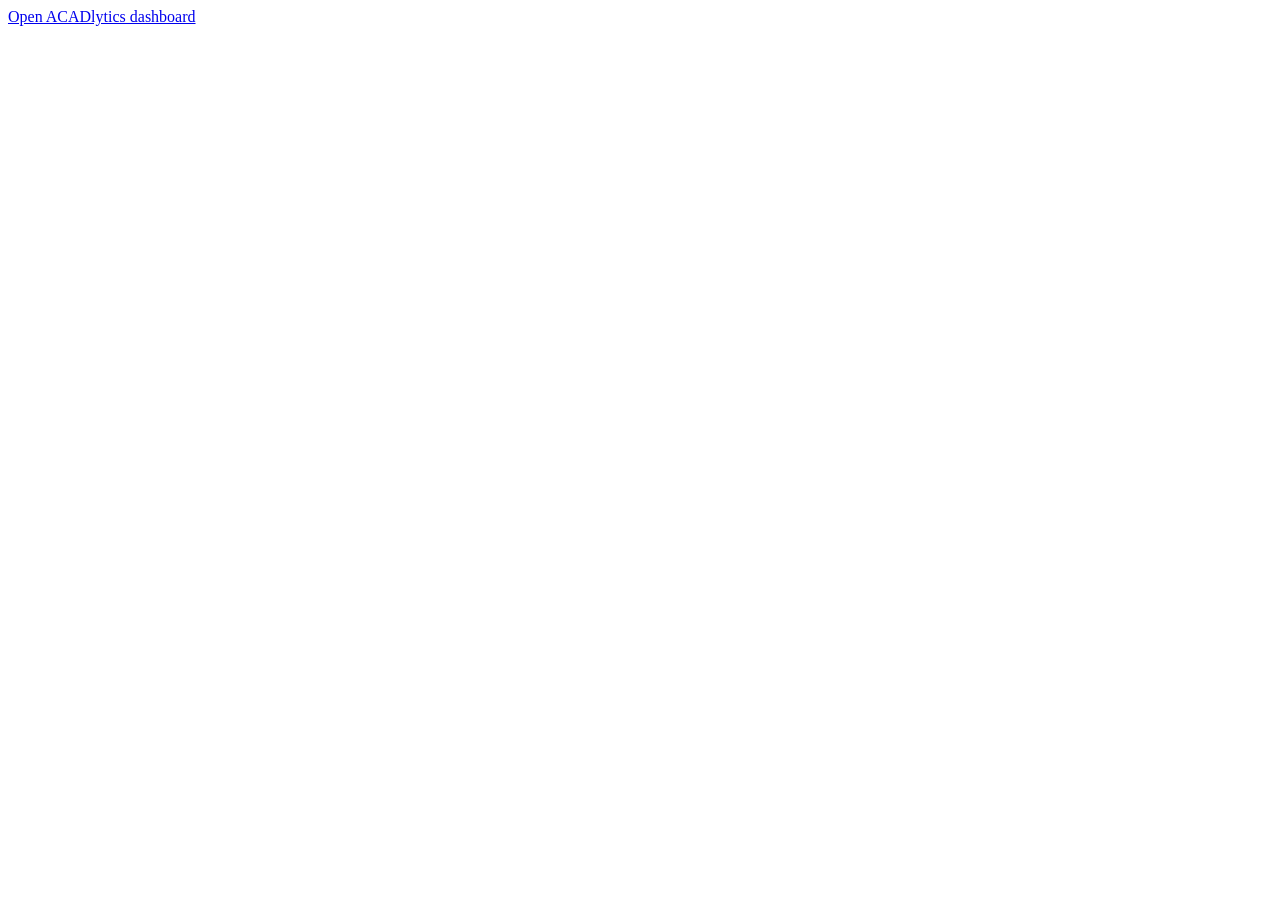
<file: index.html>
<!DOCTYPE html>
<html lang="en">
<head>
  <meta charset="UTF-8">
  <meta name="viewport" content="width=device-width, initial-scale=1.0">
  <meta name="description" content="Faculty-focused academic analytics for ACADlytics.">
  <title>ACADlytics · Faculty dashboard</title>
  <link rel="icon" type="image/png" href="assets/acadlytics-faculty-logo.png">
</head>
<body>
  <a href="dashboard.html">Open ACADlytics dashboard</a>
</body>
</html>
</file>
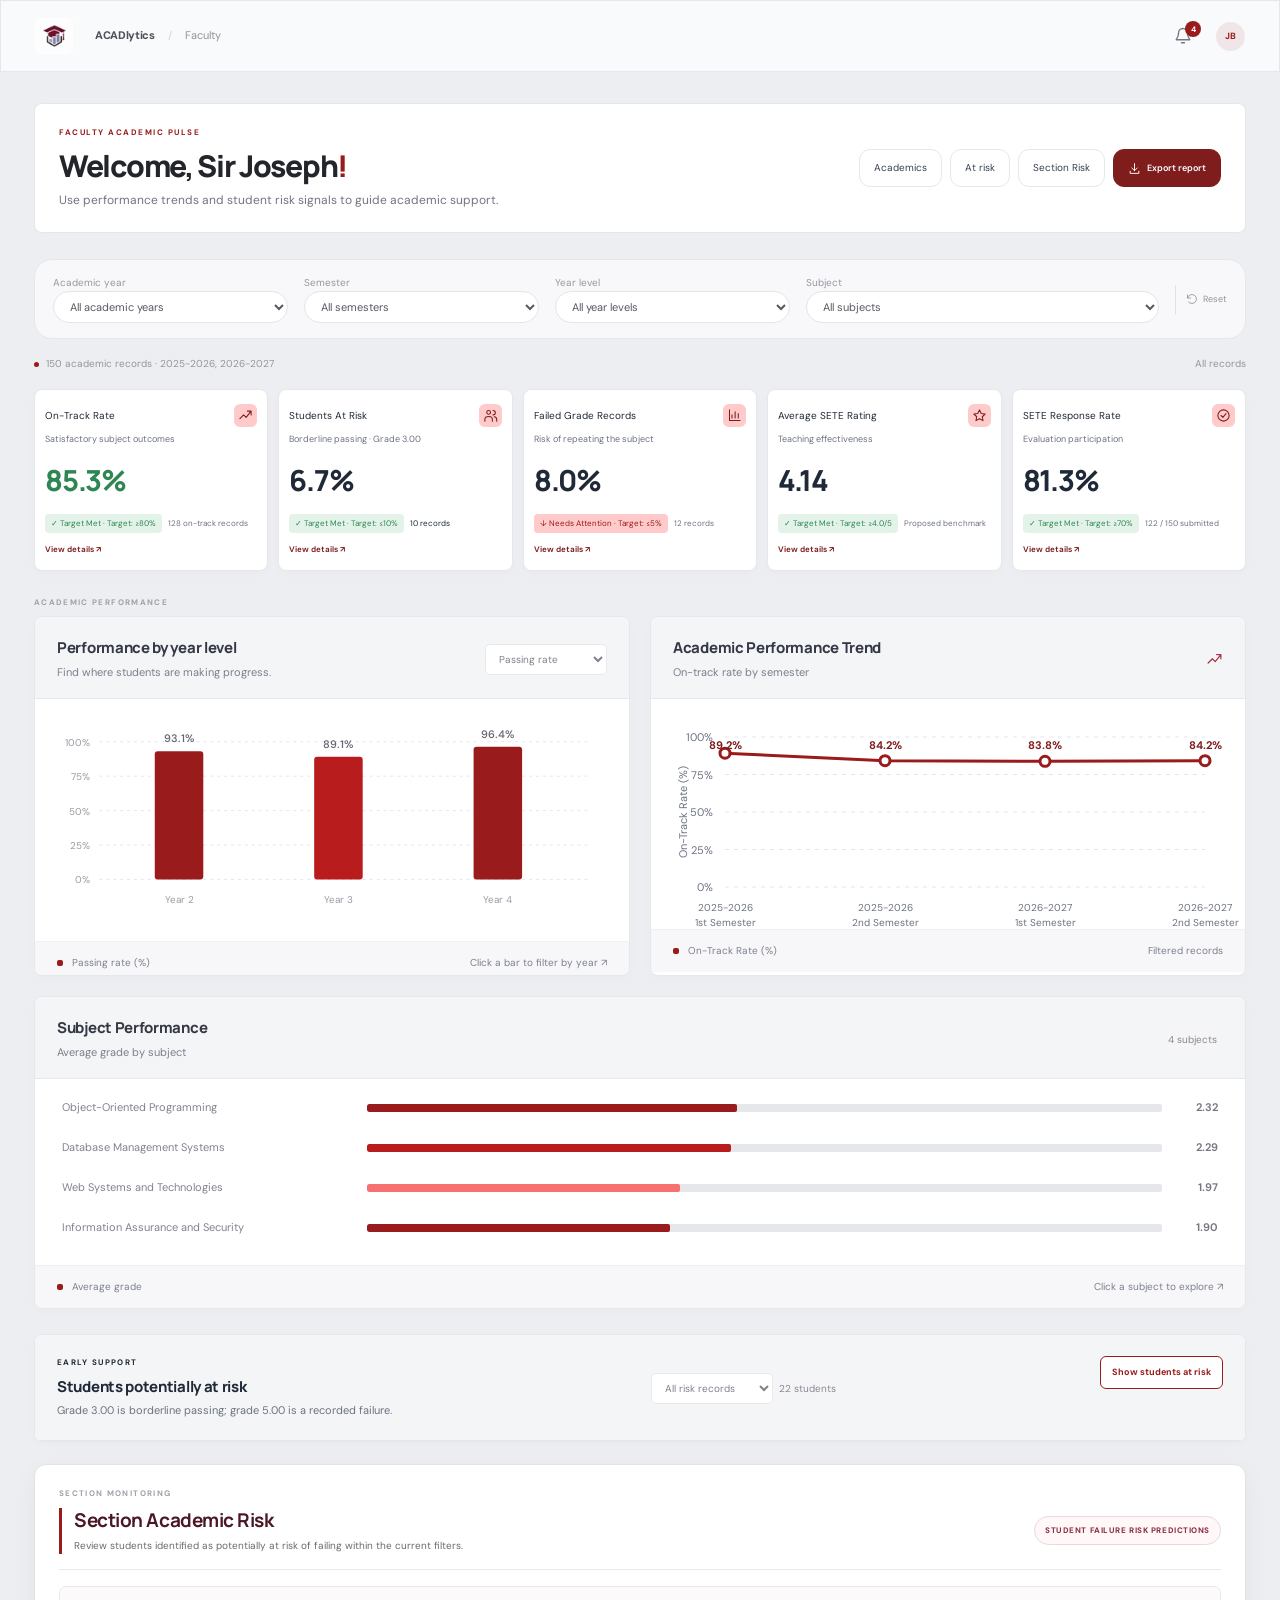
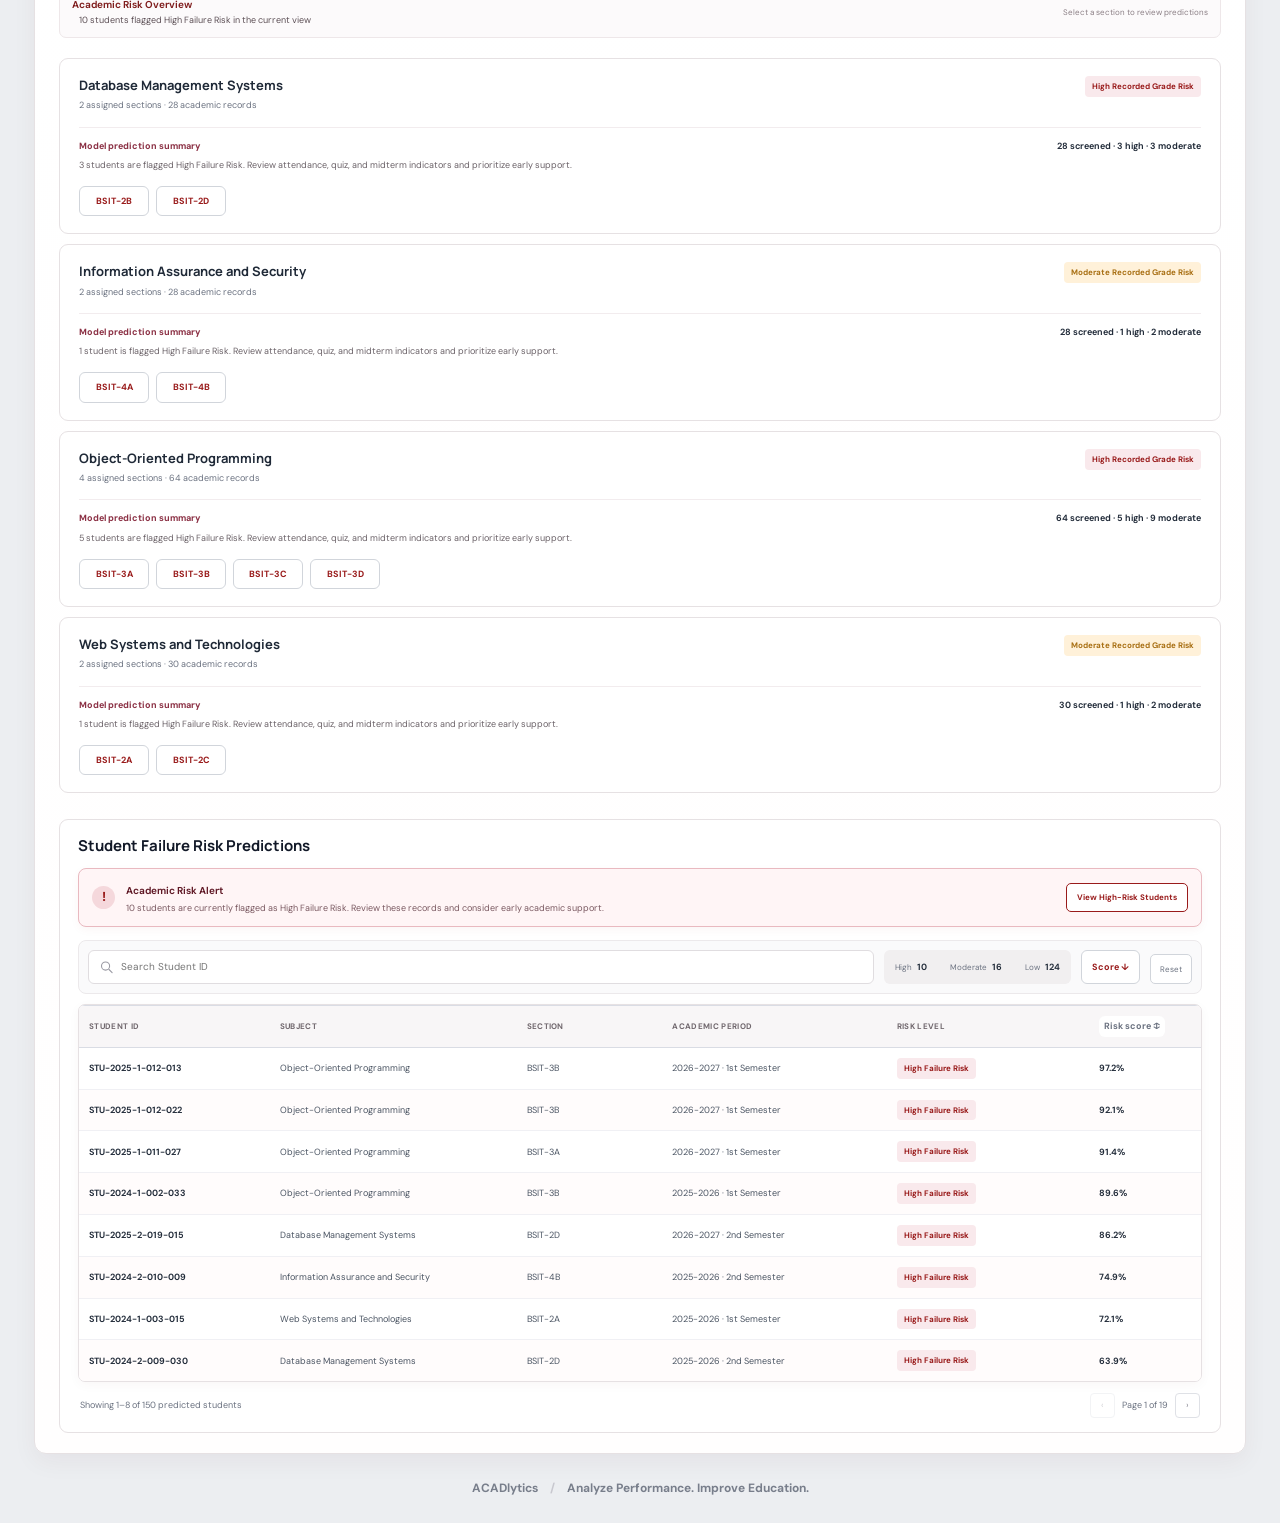
<file: dashboard.html>
<!DOCTYPE html>
<html lang="en">
<head>
  <meta charset="UTF-8"><meta name="viewport" content="width=device-width, initial-scale=1.0">
  <link rel="icon" type="image/png" href="assets/acadlytics-faculty-logo.png">
  <meta name="description" content="Faculty-focused academic analytics for ACADlytics."><title>ACADlytics · Faculty dashboard</title>
  <link rel="stylesheet" href="style.css?v=44"><script src="script.js?v=48" defer></script>
</head>
<body data-page="dashboard">
  <a class="skip-link" href="#mainContent">Skip to content</a>
  <div class="app-layout single-page-layout"><div class="app-main">
    <header class="app-topbar"><div class="breadcrumb"><span class="brand-mark logo-image"><img src="assets/acadlytics-faculty-logo.png" alt="" /></span><strong>ACADlytics</strong><span class="breadcrumb-slash">/</span><span>Faculty</span></div><div class="topbar-right"><span class="avatar avatar-small">JB</span></div></header>
    <main class="dashboard-content" id="mainContent">
      <div class="page-heading"><div><div class="eyebrow">FACULTY ACADEMIC PULSE</div><h1 id="pageTitle">Welcome, Sir Joseph<span class="brand-dot">!</span></h1><p id="pageSubtitle">Use performance trends and student risk signals to guide academic support.</p></div><nav class="dashboard-jump" aria-label="Dashboard sections"><a href="#academics">Academics</a><a href="#risk">At risk</a><a href="#sectionRisk">Section Risk</a></nav></div>
      <div id="statusMessage" class="status-message" role="status" hidden></div>
      <section class="filter-panel" aria-label="Analytics filters"><div class="filter-caption"><span data-icon="filter"></span><strong>Filters</strong></div><label>Academic year<select id="academicYearFilter"><option value="all">All academic years</option></select></label><label>Semester<select id="semesterFilter"><option value="all">All semesters</option></select></label><label>Year level<select id="yearFilter"><option value="all">All year levels</option></select></label><label class="subject-filter">Subject<select id="subjectFilter"><option value="all">All subjects</option></select></label><button class="reset-button" id="resetFilters" title="Reset all filters"><span data-icon="reset"></span><span>Reset</span></button></section>
      <div class="context-line"><span><span class="live-dot"></span><span id="contextText">Loading dataset…</span></span><span id="filterSummary">All records</span></div>
      <section class="metric-grid" aria-label="Summary statistics">
        <article class="metric-card jump-card" data-target="academics" tabindex="0"><div class="metric-top"><span>Total students</span><span class="metric-icon" data-icon="people"></span></div><strong id="totalStudents">—</strong><div class="metric-foot"><span class="neutral-tag" id="subjectCount">— subjects</span><span>Target: maintain coverage</span></div></article>
        <article class="metric-card jump-card" data-target="academics" tabindex="0"><div class="metric-top"><span>Passing rate</span><span class="metric-icon" data-icon="trend"></span></div><strong id="passingRate">—</strong><div class="metric-foot"><span class="status-tag" id="passingTargetStatus">Target: 80%</span><span id="passedCount">— passed</span></div></article>
        <article class="metric-card jump-card" data-target="academics" tabindex="0"><div class="metric-top"><span>Average grade</span><span class="metric-icon" data-icon="chart"></span></div><strong id="averageGrade">—</strong><div class="metric-foot"><span class="status-tag" id="averageTargetStatus">Target: ≤ 3.00</span><span>Lower is better</span></div></article>
        <article class="metric-card jump-card" data-target="risk" tabindex="0"><div class="metric-top"><span>Students at risk</span><span class="metric-icon" data-icon="people"></span></div><strong id="riskCount">—</strong><div class="metric-foot"><span class="status-tag" id="riskTargetStatus">Target: reduce risk</span><span>Based on current grades</span></div></article>
        <article class="metric-card jump-card" data-target="teaching" tabindex="0"><div class="metric-top"><span>SETE rating</span><span class="metric-icon" data-icon="star"></span></div><strong id="seteAverage">—</strong><div class="metric-foot"><span class="status-tag" id="seteTargetStatus">Target: ≥ 4.00 / 5</span><span>Submitted evaluations</span></div></article>
        <article class="metric-card jump-card" data-target="teaching" tabindex="0"><div class="metric-top"><span>SETE response rate</span><span class="metric-icon" data-icon="check-circle"></span></div><strong id="responseRate">—</strong><div class="metric-foot"><span class="status-tag" id="responseTargetStatus">Target: 70%</span><span id="responseCount">— submitted</span></div></article>
      </section>
      <section id="academics" class="section-anchor"><div class="section-kicker">ACADEMIC PERFORMANCE</div><div class="analytics-grid">
        <section class="panel passing-panel"><div class="panel-heading"><div><h2>Performance by year level</h2><p>Find where students are making progress.</p></div><select id="yearChartMetric" class="compact-select" aria-label="Year level chart metric"><option value="passing">Passing rate</option><option value="average">Average grade</option></select></div><div id="passingChart" class="chart-area" aria-live="polite"></div><div class="panel-footer"><span><i class="legend-dot red"></i><span id="yearChartLegend">Passing rate (%)</span></span><span>Click a bar to filter by year ↗</span></div></section>
      </div></section>
      <section id="risk" class="panel risk-panel section-anchor"><div class="panel-heading"><div><div class="section-kicker">EARLY SUPPORT</div><h2>Students potentially at risk</h2><p>Risk uses current grade data: failed records are high risk; grades above 2.50 are moderate risk.</p></div><span class="neutral-tag" id="riskBadge">— students</span></div><div class="table-wrapper"><table class="risk-table"><thead><tr><th>Student ID</th><th>Subject</th><th>Current grade</th><th>Risk level</th><th>Predicted outcome</th></tr></thead><tbody id="riskTable"></tbody></table></div></section>
      <section id="records" class="panel records-panel section-anchor"><div class="panel-heading records-heading"><div><div class="section-kicker">RECORDS</div><h2>Student academic records <span class="count-badge" id="recordBadge">0</span></h2><p>Student IDs remain unchanged while sorting and filtering.</p></div><div class="record-tools"><label class="search-field"><span data-icon="search"></span><input id="searchStudent" type="search" placeholder="Search student, subject, faculty…" aria-label="Search student records"></label><select id="statusFilter" class="compact-select" aria-label="Filter records by status"><option value="all">All statuses</option><option value="Passed">Passed</option><option value="Failed">Failed</option></select></div></div><div id="gradeSelection" class="grade-selection" hidden><span id="gradeSelectionText"></span><button id="clearGradeSelection" type="button">Clear selection ×</button></div><div class="table-wrapper"><table class="student-table"><thead><tr><th><button data-sort="Student_ID">Student ID <span>↕</span></button></th><th><button data-sort="Year_Level">Year level <span>↕</span></button></th><th><button data-sort="Subject_Name">Subject <span>↕</span></button></th><th><button data-sort="Final_Grade">Final grade <span>↕</span></button></th><th><button data-sort="Grade_Status">Status <span>↕</span></button></th><th>Faculty</th><th>SETE rating</th></tr></thead><tbody id="studentTable"></tbody></table></div><div class="table-pagination"><span id="paginationInfo">No records loaded</span><div><button id="previousPage" class="pagination-button" aria-label="Previous page"><span data-icon="chevron-left"></span></button><span id="pageInfo">Page 1 of 1</span><button id="nextPage" class="pagination-button" aria-label="Next page"><span data-icon="chevron-right"></span></button></div></div></section>
      <footer class="dashboard-footer"><span>ACADlytics <span class="footer-dot">/</span> Analyze Performance. Improve Education.</span></footer>
    </main>
  </div></div>
<div id="chartTooltip" class="chart-tooltip" role="tooltip" hidden></div></body>
</html>
</file>
<file: style.css>
@import url('https://fonts.googleapis.com/css2?family=DM+Sans:wght@400;450;500;550;600;650;700&family=Manrope:wght@400;500;600;650;700;750;800&display=swap');

:root{--red:#b92535;--red-dark:#991b2b;--red-pale:#fbf0f1;--ink:#24252b;--muted:#85858e;--border:#e9e9ed;--surface:#f6f6f8;--white:#fff;--heading:'Manrope','Segoe UI',sans-serif;--body:'DM Sans','Segoe UI',sans-serif}
*{box-sizing:border-box}html{scroll-behavior:smooth;scroll-padding-top:30px}body{margin:0;color:var(--ink);font:14px/1.6 var(--body);background:#fff}button,input,select{font:inherit}button,a,input,select{-webkit-tap-highlight-color:transparent}button,a{touch-action:manipulation}button{cursor:pointer;color:inherit;border:0}a{color:inherit;text-decoration:none}svg.icon{width:20px;height:20px;display:block;flex-shrink:0;stroke:currentColor;fill:none;stroke-width:1.7;stroke-linecap:round;stroke-linejoin:round}[data-icon]{display:inline-flex;align-items:center;justify-content:center;flex-shrink:0}button:focus-visible,a:focus-visible,select:focus-visible,input:focus-visible{outline:3px solid #d85b69;outline-offset:4px}button:disabled{cursor:default;opacity:.38}[hidden]{display:none!important}h1,h2,h3,p{margin:0}h1,h2,h3{font-family:var(--heading);line-height:1.35}select{cursor:pointer}strong{font-weight:650}.shell{max-width:1240px;margin:0 auto;padding-left:44px;padding-right:44px}.brand{font-family:var(--heading);font-size:21px;font-weight:800;letter-spacing:-.8px;display:inline-flex;align-items:center;white-space:nowrap;line-height:1}.brand-mark{margin-right:9px;color:var(--red)}.brand-mark .icon{width:30px;height:30px;stroke-width:2.5}.brand-dot{color:var(--red)}.button{display:inline-flex;align-items:center;justify-content:center;gap:13px;background:var(--red);color:#fff;border:1px solid var(--red);border-radius:7px;padding:13px 21px;font-size:13px;font-weight:600;transition:background .2s,transform .2s;white-space:nowrap}.button:hover{background:var(--red-dark);transform:translateY(-1px)}.button .icon{width:17px;height:17px}.button-small{padding:10px 16px}.button-secondary{background:#fff;border-color:#dedee4;color:#51515a}.button-secondary:hover{background:#f5f5f7}.text-link{background:transparent;display:inline-flex;align-items:center;gap:12px;font-size:13px;font-weight:600;padding:0}.text-link:hover{color:var(--red)}.text-link .icon{width:16px;height:16px}.eyebrow{font-size:10px;font-weight:700;letter-spacing:1.9px;display:flex;align-items:center;gap:10px;color:var(--red)}.red-line{width:24px;height:2px;background:var(--red)}.muted{color:var(--muted)}
/* Landing page */
.site-header{height:100px;display:flex;align-items:center;justify-content:space-between}.site-nav{display:flex;align-items:center;gap:34px;font-size:13px;color:#666670}.site-nav>a:hover{color:var(--red)}.site-nav>.button:hover{color:#fff}.hero{display:grid;grid-template-columns:1.05fr 1fr;gap:30px;padding-top:73px;padding-bottom:100px;align-items:center}.hero h1{font-size:clamp(48px,4.9vw,66px);line-height:1.12;letter-spacing:-3px;font-weight:800;margin:24px 0}.hero h1>span{color:var(--red)}.hero-copy>p{max-width:420px;color:#73737e;font-size:15px;line-height:1.9}.hero-actions{display:flex;align-items:center;gap:23px;margin-top:30px}.hero-actions .text-link{font-size:12px;color:#666670}.hero-note{display:flex;align-items:center;gap:7px;font-size:11px;color:#8a8a93;margin-top:23px}.hero-note .icon{width:14px;height:14px}.hero-visual{position:relative;min-width:0;padding:30px 0 20px}.visual-grid{position:absolute;inset:-30px -25px;background-image:radial-gradient(#dddddf 1px,transparent 1px);background-size:17px 17px;mask-image:radial-gradient(ellipse,#000 30%,transparent 72%)}.preview-window{position:relative;background:white;border:1px solid #e4e4e9;border-radius:12px;box-shadow:0 25px 65px #29293012;transform:rotate(-2deg)}.preview-top{height:40px;background:#fafafa;border-bottom:1px solid var(--border);border-radius:12px 12px 0 0;display:flex;align-items:center;justify-content:space-between;padding:0 17px;font-size:8px;letter-spacing:1.2px;color:#91919a}.window-dots{display:flex;gap:5px}.window-dots i{height:6px;width:6px;border-radius:50%;background:#dcdce1}.window-dots i:first-child{background:#bc3945}.preview-top .icon{width:15px}.preview-body{padding:26px}.preview-title{display:flex;align-items:center;justify-content:space-between;gap:10px}.overline{font-size:7px;letter-spacing:1px;color:#96969e}.preview-title h2{font-size:19px;letter-spacing:-.6px;margin-top:3px}.live-badge{font-size:7px;white-space:nowrap;color:#7c7c84;background:#f7f7f8;border:1px solid #ededf0;border-radius:20px;padding:4px 7px;display:flex;align-items:center;gap:4px}.live-badge i{width:4px;height:4px;background:var(--red);border-radius:50%}.preview-kpis{display:grid;grid-template-columns:1fr 1fr;gap:12px;margin:23px 0}.preview-kpis>div{padding:14px 17px;border:1px solid var(--border);border-radius:7px}.preview-kpis span{display:block;font-size:10px;color:#81818c}.preview-kpis strong{display:block;font-family:var(--heading);font-size:29px;letter-spacing:-1px;line-height:1.6}.preview-kpis small{font-size:8px;color:#92929b}.preview-kpis>div:last-child strong{color:var(--red)}.preview-chart-heading{display:flex;justify-content:space-between;font-size:9px;margin-bottom:15px}.preview-chart-heading>span{font-size:8px;color:#95959e}.preview-bars{height:135px;display:flex;align-items:end;gap:28px;justify-content:center;border-bottom:1px solid var(--border);background:repeating-linear-gradient(to top,transparent 0,transparent 43px,#f0f0f3 44px,#f0f0f3 45px);padding:0 25px}.mini-bar{background:linear-gradient(0deg,var(--red),#d05a65);width:47px;position:relative;border-radius:3px 3px 0 0;min-height:1px}.mini-bar:nth-child(even){background:#e7c1c5}.mini-bar small{position:absolute;bottom:-23px;font-size:8px;width:100%;text-align:center;color:#8a8a94}.mini-bar b{position:absolute;top:-17px;font-size:8px;width:100%;text-align:center;font-weight:500;color:#7e7e87}.preview-footer{margin-top:34px;font-size:8px;display:flex;justify-content:space-between;color:#888892}.legend-dot{display:inline-block;height:7px;width:7px;border-radius:2px;margin-right:6px;flex-shrink:0}.legend-dot.red{background:var(--red)}.floating-note{position:absolute;bottom:-4px;left:-27px;display:flex;align-items:center;gap:12px;padding:16px 21px;background:#fff;border:1px solid var(--border);box-shadow:0 10px 25px #2020300a;border-radius:9px;transform:rotate(1deg)}.note-icon{color:var(--red);width:34px;height:34px;background:var(--red-pale);border-radius:8px}.floating-note strong{display:block;font-size:11px}.floating-note div>span{font-size:9px;color:#92929b}.visual-caption{position:absolute;bottom:-45px;right:5px;font-size:8px;letter-spacing:1.2px;color:#92929b}.visual-caption>span{color:var(--red);margin-right:7px}.dataset-strip{display:grid;grid-template-columns:1.6fr repeat(4,1fr);align-items:center;border-top:1px solid var(--border);border-bottom:1px solid var(--border);padding-top:29px;padding-bottom:29px}.dataset-strip>span{color:#8a8a93;font-size:12px}.dataset-strip>span>strong{color:#44444e;font-weight:500}.dataset-strip>div{border-left:1px solid var(--border);padding-left:37px}.dataset-strip>div strong{display:block;font:750 27px/1.4 var(--heading);letter-spacing:-1px}.dataset-strip>div span{display:block;font-size:10px;color:#92929b;margin-top:4px}.platform-section{padding-top:90px;padding-bottom:85px;scroll-margin-top:20px}.section-intro{display:flex;justify-content:space-between;align-items:end;gap:40px;margin-bottom:34px}.section-intro h2,.workflow-inner h2{font-size:35px;font-weight:750;letter-spacing:-1.4px;margin-top:13px}.section-intro>p{max-width:345px;color:#81818c;font-size:13px;line-height:1.9}.feature-grid{display:grid;grid-template-columns:repeat(3,1fr);gap:20px}.feature-card{border:1px solid var(--border);border-radius:9px;padding:29px;position:relative;transition:box-shadow .2s,border-color .2s}.feature-card:hover{border-color:#e8b5bc;box-shadow:0 12px 25px #24252b06}.feature-icon{background:var(--red-pale);color:var(--red);width:41px;height:41px;border-radius:9px}.feature-number{position:absolute;right:25px;top:33px;color:#b2b2bb;font-size:10px}.feature-card h3{margin:24px 0 12px;font-size:17px;letter-spacing:-.4px}.feature-card p{color:#81818c;font-size:12px;line-height:1.9;min-height:90px}.feature-card a{display:flex;align-items:center;justify-content:space-between;color:var(--red);font-size:11px;font-weight:600;margin-top:24px}.feature-card a .icon{width:15px}.workflow-section{background:var(--surface);border-top:1px solid var(--border);border-bottom:1px solid var(--border)}.workflow-inner{display:grid;grid-template-columns:1fr 1fr;gap:100px;padding-top:65px;padding-bottom:65px}.workflow-inner .button{margin-top:25px}.workflow-steps{list-style:none;margin:0;padding:0}.workflow-steps li{display:flex;gap:20px;padding:20px 0;border-bottom:1px solid #e3e3e8}.workflow-steps li:first-child{padding-top:0}.workflow-steps li:last-child{border-bottom:0;padding-bottom:0}.workflow-steps li>span{font-size:11px;color:var(--red);padding-top:4px}.workflow-steps h3{font-size:15px;margin-bottom:5px}.workflow-steps p{font-size:12px;color:#83838d;line-height:1.8}.site-footer{display:flex;align-items:center;justify-content:space-between;gap:20px;padding-top:32px;padding-bottom:32px}.site-footer .brand{font-size:16px}.site-footer .brand-mark .icon{width:23px;height:23px}.site-footer>span{font-size:10px;color:#93939c}
/* Dashboard */
body[data-page=dashboard]{background:var(--surface);font-size:13px}.app-layout{min-height:100vh;display:flex}.sidebar{position:fixed;width:236px;top:0;bottom:0;left:0;border-right:1px solid var(--border);background:#fff;padding:30px 19px 0;display:flex;flex-direction:column;z-index:20;overflow-y:auto}.sidebar>.brand{font-size:20px;margin:1px 8px 34px}.sidebar .brand-mark .icon{width:27px;height:27px}.workspace{display:flex;gap:10px;align-items:center;background:#f8f8fa;border:1px solid var(--border);border-radius:7px;padding:11px 10px;margin-bottom:30px}.workspace-icon{color:#777782;background:#fff;border:1px solid #e6e6ea;border-radius:5px;width:30px;height:31px}.workspace-icon .icon{width:17px;height:17px}.workspace strong{font-size:11px;display:block}.workspace div>span{font-size:10px;color:#92929c}.nav-label{font-size:9px;letter-spacing:1.3px;color:#a0a0aa;font-weight:600;margin:0 13px 11px}.dashboard-nav{display:flex;flex-direction:column;gap:5px}.dashboard-nav>a,.nav-button{display:flex;align-items:center;gap:11px;font-size:11px;padding:12px;border-radius:6px;color:#7c7c88;position:relative;text-align:left;background:transparent}.dashboard-nav .icon,.nav-button .icon{width:17px;height:17px}.dashboard-nav>a:hover,.nav-button:hover{background:#f8f8fa;color:var(--ink)}.dashboard-nav>a.active{background:var(--red-pale);color:var(--red);font-weight:650}.nav-active-dot{display:none;width:5px;height:5px;border-radius:50%;background:var(--red);margin-left:auto}.active .nav-active-dot{display:block}.resources-label{margin-top:30px}.small-external{margin-left:auto}.sidebar-bottom{margin-top:auto;padding:28px 10px 0}.connected{display:flex;align-items:center;gap:7px;font-size:10px;color:#62626d}.connected>span,.live-dot{height:6px;width:6px;border-radius:50%;background:var(--red);display:inline-block}.sidebar-bottom>p{font-size:9px;color:#9999a3;margin-top:4px}.workspace-user{display:flex;align-items:center;gap:10px;margin-top:23px;border-top:1px solid var(--border);padding:21px 0}.avatar{display:inline-flex;align-items:center;justify-content:center;height:34px;width:34px;border-radius:50%;background:#f0e6e8;color:var(--red);font-size:10px;font-weight:700;flex-shrink:0}.workspace-user strong{display:block;font-size:10px}.workspace-user div>span{font-size:9px;color:#9999a3}.app-main{margin-left:236px;min-width:0;flex:1}.app-topbar{height:72px;border-bottom:1px solid var(--border);background:white;display:flex;align-items:center;justify-content:space-between;padding:0 34px}.breadcrumb{display:flex;align-items:center;gap:13px;font-size:11px;color:#94949e}.breadcrumb strong{color:#50505a;font-weight:500}.breadcrumb-slash{color:#d3d3da}.topbar-right{display:flex;align-items:center;gap:23px}.session-label{font-size:10px;color:#8d8d98;display:flex;align-items:center;gap:7px}.session-label i{height:5px;width:5px;border-radius:50%;background:#94949e}.avatar-small{height:29px;width:29px;font-size:9px}.dashboard-content{padding:31px 34px 0;max-width:1600px;margin:auto}.page-heading{display:flex;justify-content:space-between;align-items:center;gap:20px;margin-bottom:26px}.page-heading .eyebrow{font-size:8px;letter-spacing:1.5px}.page-heading h1{font-size:30px;letter-spacing:-1.3px;margin:7px 0 5px;font-weight:800}.page-heading p{font-size:11px;color:#8b8b97}.heading-actions{display:flex;gap:10px}.heading-actions .button{padding:10px 14px;gap:8px;font-size:10px;border-radius:5px}.heading-actions .icon{height:14px;width:14px}.filter-panel{padding:16px 17px;display:flex;align-items:center;gap:16px;background:white;border:1px solid var(--border);border-radius:8px}.filter-caption{display:flex;align-items:center;gap:7px;padding-right:14px;border-right:1px solid var(--border);color:#777783;font-size:10px;height:34px}.filter-caption .icon{width:15px;height:15px}.filter-panel label{display:block;font-size:8px;color:#9797a1;flex:1;min-width:0}.filter-panel label select{display:block;color:#585863;font-size:10px;border:0;background-color:#fff;width:100%;padding:3px 16px 0 0;text-overflow:ellipsis}.filter-panel .subject-filter{flex:1.5}.reset-button{display:flex;gap:5px;align-items:center;background:transparent;color:#92929c;font-size:9px;padding:7px 0 7px 10px;border-left:1px solid var(--border)}.reset-button:hover{color:var(--red)}.reset-button .icon{width:12px;height:12px}.context-line{display:flex;justify-content:space-between;gap:15px;margin:17px 0;font-size:9px;color:#95959f}.context-line>span:first-child{display:flex;align-items:center;gap:7px}.live-dot{height:5px;width:5px}.metric-grid{display:grid;grid-template-columns:repeat(4,minmax(0,1fr));gap:16px;margin-bottom:23px}.metric-card{background:white;border:1px solid var(--border);padding:18px 18px 16px;border-radius:8px;min-width:0;position:relative;overflow:hidden}.metric-card:nth-child(2){border-color:#e9c8cd}.metric-top{display:flex;align-items:center;justify-content:space-between;gap:5px;font-size:10px;color:#7d7d88}.metric-icon{color:#94949e;background:#f8f8fa;border-radius:6px;height:28px;width:28px}.metric-icon .icon{height:15px;width:15px}.metric-card:nth-child(2) .metric-icon{background:var(--red-pale);color:var(--red)}.metric-card>strong{display:block;font-family:var(--heading);font-size:31px;font-weight:750;letter-spacing:-1.2px;line-height:1.5;margin:5px 0 11px}.metric-card:nth-child(2)>strong{color:var(--red)}.metric-foot{display:flex;gap:6px;align-items:center;flex-wrap:wrap;font-size:8px;color:#a0a0aa}.neutral-tag,.red-tag{font-size:8px;border-radius:4px;display:inline-flex;padding:3px 6px;background:#f5f5f7;color:#888893;white-space:nowrap}.red-tag{background:var(--red-pale);color:var(--red)}.analytics-grid{display:grid;grid-template-columns:minmax(0,1.55fr) minmax(0,1fr);gap:20px}.panel{min-width:0;background:white;border:1px solid var(--border);border-radius:8px;overflow:hidden}.panel-heading{display:flex;align-items:center;justify-content:space-between;gap:14px;padding:21px 22px 0}.panel-heading h2{font-size:13px;font-weight:750;letter-spacing:-.3px}.panel-heading p{font-size:9px;color:#9999a3;margin-top:5px}.compact-select{border:1px solid #e9e9ed;border-radius:5px;font-size:9px;padding:7px 21px 7px 9px;color:#81818c;background-color:#fff;max-width:140px}.panel-icon{color:#a5a5af}.panel-icon .icon{width:17px;height:17px}.chart-area{padding:21px 20px 0;min-height:217px}.year-chart{display:block;width:100%;height:200px;overflow:visible}.year-chart text{font-family:var(--body);font-size:10px;fill:#9b9ba6}.year-chart .grid-line{stroke:#eeeef2;stroke-dasharray:3 4}.year-chart .bar-label{fill:#666672;font-size:11px;font-weight:550}.year-chart .chart-bar{fill:var(--red);transition:fill .2s}.year-chart .chart-column:nth-of-type(even) .chart-bar{fill:#ce6b77}.chart-column{cursor:pointer;outline:none}.chart-column:hover .chart-bar,.chart-column:focus .chart-bar{fill:#861c2a}.chart-column:focus-visible .chart-bar{stroke:#41131b;stroke-width:3}.panel-footer{padding:13px 22px;border-top:1px solid #f0f0f3;display:flex;justify-content:space-between;gap:12px;font-size:8px;color:#a0a0aa;margin-top:12px}.panel-footer>span{display:flex;align-items:center;gap:3px}.panel-footer .legend-dot{height:6px;width:6px}.panel-footer>span:last-child>span{margin-left:5px}.donut-area{display:flex;justify-content:center;align-items:center;min-height:192px;padding-top:9px}.donut-chart{height:171px;width:171px;transform:rotate(-90deg)}.donut-track{fill:none;stroke:#f3f3f6;stroke-width:17}.donut-segment{fill:none;stroke-width:17;transition:stroke-width .2s;cursor:pointer}.donut-segment:hover,.donut-segment:focus{stroke-width:22;outline:none}.donut-number{font:750 28px var(--heading);fill:var(--ink)}.donut-label{font:9px var(--body);fill:#a0a0aa}.grade-legend{display:grid;grid-template-columns:1fr 1fr;gap:8px 17px;padding:0 24px 20px}.grade-legend button{background:transparent;display:flex;align-items:center;gap:5px;font-size:9px;color:#8b8b96;padding:0;text-align:left}.grade-legend button:hover{color:var(--red)}.grade-legend strong{margin-left:auto;font-size:10px;color:#5b5b65}.subject-chart{padding:17px 22px 5px;max-height:273px;overflow-y:auto;scrollbar-width:thin;scrollbar-color:#dedee4 transparent}.subject-row{display:grid;grid-template-columns:minmax(0,1.1fr) minmax(40px,1fr) 28px;gap:13px;align-items:center;width:100%;background:transparent;text-align:left;padding:8px 0;font-size:9px}.subject-row:hover .subject-name{color:var(--red)}.subject-name{overflow:hidden;text-overflow:ellipsis;white-space:nowrap;color:#82828e}.subject-bar-track{height:7px;background:#f6f3f5;border-radius:2px;overflow:hidden}.subject-bar{height:100%;background:#c16c77;border-radius:2px;display:block}.subject-row:nth-child(3n+1) .subject-bar{background:var(--red)}.subject-value{text-align:right;font-size:9px;color:#767681;font-variant-numeric:tabular-nums}.teaching-chart{padding:20px 23px 8px}.teaching-row{margin-bottom:15px}.teaching-row>div:first-child{display:flex;justify-content:space-between;gap:8px;font-size:9px;color:#868692;margin-bottom:7px}.teaching-row strong{color:#575763;font-size:10px}.teaching-track{height:6px;background:#f2f2f5;border-radius:3px;overflow:hidden}.teaching-track>span{display:block;height:100%;border-radius:3px;background:var(--red)}.teaching-row:nth-child(even) .teaching-track>span{background:#cc7e88}.evaluation-summary{display:flex;padding:7px 23px 0;gap:25px}.evaluation-summary>div{flex:1}.evaluation-summary>div:last-child{border-left:1px solid var(--border);padding-left:23px}.evaluation-summary span{display:block;font-size:8px;color:#a0a0aa}.evaluation-summary strong{font:700 20px/1.8 var(--heading);letter-spacing:-.7px}.teaching-panel .panel-footer{margin-top:13px}.faculty-panel{grid-column:1/-1}.faculty-panel .table-wrapper{margin-top:20px}.insight-banner{display:flex;align-items:center;gap:14px;border:1px solid #ebd8dc;background:#fcf4f5;border-radius:7px;padding:15px 19px;margin:21px 0}.insight-icon{background:#f5e2e5;color:var(--red);height:34px;width:34px;border-radius:7px}.insight-icon .icon{width:17px;height:17px}.insight-banner>div{flex:1}.insight-banner strong{font-size:10px;color:#744750}.insight-banner p{font-size:9px;color:#a38187;margin-top:3px}.insight-banner .text-link{color:var(--red);font-size:9px;gap:7px}.insight-banner .text-link .icon{width:13px;height:13px}.records-panel{margin-top:21px}.records-heading{padding-bottom:19px}.records-heading h2{display:flex;align-items:center;gap:8px}.count-badge{font-family:var(--body);background:#f2f2f5;color:#8e8e99;border-radius:4px;font-size:8px;padding:2px 6px;font-weight:500}.record-tools{display:flex;align-items:center;gap:10px}.search-field{display:flex;align-items:center;gap:7px;border:1px solid var(--border);border-radius:5px;padding:6px 9px}.search-field .icon{width:13px;height:13px;color:#aaaab4}.search-field input{border:0;outline:none;font-size:9px;width:190px;background:transparent;color:#575761;padding:0}.search-field:focus-within{outline:2px solid #d85b69}.search-field input:focus-visible{outline:none}.search-field input::placeholder{color:#aaaab4}.record-tools .compact-select{padding-top:6px;padding-bottom:6px}.table-wrapper{overflow-x:auto}table{width:100%;border-collapse:collapse;text-align:left;white-space:nowrap;font-size:10px}th{font-weight:500;background:#fafafb;color:#9b9ba6;font-size:9px;padding:12px 15px;border-top:1px solid var(--border);border-bottom:1px solid var(--border)}th:first-child,td:first-child{padding-left:22px}th:last-child,td:last-child{padding-right:22px}th button{padding:0;background:transparent;display:flex;align-items:center;gap:13px;color:inherit;font-size:inherit}th button:hover{color:var(--red)}th button>span{color:#b8b8c1;font-size:11px}th[aria-sort=ascending] button,th[aria-sort=descending] button{color:var(--red)}td{padding:13px 15px;border-bottom:1px solid #f0f0f4;color:#858590;font-size:9px}td:first-child{color:#50505d;font-weight:600}tbody tr:hover{background:#fcfcfd}tbody tr:last-child td{border-bottom:0}.student-table td:nth-child(3){max-width:250px;overflow:hidden;text-overflow:ellipsis}.grade-cell{font-variant-numeric:tabular-nums;color:#5f5f6c;font-weight:600}.status-pill{font-size:8px;padding:3px 8px;border-radius:4px;background:#f0f1f4;color:#7f8491;display:inline-flex;align-items:center;gap:4px}.status-pill:before{content:'';display:block;width:4px;height:4px;border-radius:50%;background:currentColor}.status-pill.failed{background:var(--red-pale);color:var(--red)}.table-pagination{border-top:1px solid var(--border);padding:14px 22px;display:flex;align-items:center;justify-content:space-between;color:#9999a4;font-size:9px}.table-pagination>div{display:flex;align-items:center;gap:13px}.pagination-button{height:25px;width:25px;border:1px solid var(--border);background:white;border-radius:4px;padding:4px;color:#878792}.pagination-button .icon{width:14px;height:14px}.pagination-button:not(:disabled):hover{background:var(--red-pale);color:var(--red)}.empty-state{padding:45px 20px;text-align:center;color:#9b9ba6;font-size:11px}.dashboard-footer{display:flex;justify-content:space-between;gap:15px;font-size:8px;color:#a4a4ae;padding:25px 0}.footer-dot{margin:0 9px;color:#c8c8cf}.status-message{padding:12px 15px;font-size:11px;background:#fff;border:1px solid #ead2d6;border-radius:6px;margin-bottom:18px;color:#77515a}.status-message.error{background:var(--red-pale);color:var(--red)}.icon-button{background:transparent;padding:5px;color:#9696a1}.icon-button .icon{width:18px;height:18px}.mobile-menu{display:none}.skip-link{position:fixed;top:-60px;left:20px;z-index:100;background:var(--red);color:white;padding:10px 20px;border-radius:4px}.skip-link:focus{top:10px}dialog{width:min(540px,calc(100% - 35px));border:1px solid var(--border);border-radius:13px;padding:28px;box-shadow:0 30px 100px #24252b30;color:var(--ink)}dialog::backdrop{background:#20202b66;backdrop-filter:blur(3px)}.dialog-header{display:flex;justify-content:space-between;align-items:start;margin-bottom:20px}dialog h2{font-size:25px;letter-spacing:-.8px}dialog>p{font-size:12px;color:#90909a;margin-top:10px}.methodology{font-size:11px;margin:20px 0 25px}.methodology dt{font-weight:600;margin-top:13px}.methodology dd{margin:4px 0 0;color:#92929d;line-height:1.8}dialog .button{font-size:11px}.no-data{min-height:170px;display:flex;align-items:center;justify-content:center;text-align:center;color:#9696a0;padding:20px;font-size:11px}
@media(min-width:1500px){.dashboard-content{padding-top:40px}.metric-card>strong{font-size:36px}.metric-top{font-size:12px}.metric-foot{font-size:10px}.panel-heading h2{font-size:15px}.panel-heading p{font-size:11px}.chart-area{min-height:240px}.year-chart{height:220px}.subject-row{font-size:11px}.subject-value{font-size:11px}.subject-chart{max-height:295px}.teaching-row>div:first-child{font-size:11px}.teaching-chart{padding-top:25px}.teaching-row{margin-bottom:19px}.panel-footer{font-size:10px}.donut-area{min-height:220px}.grade-legend button{font-size:11px}td{font-size:11px;padding-top:15px;padding-bottom:15px}th{font-size:11px}.sidebar{width:252px}.app-main{margin-left:252px}}
@media(max-width:1150px){.shell{padding-left:30px;padding-right:30px}.hero{padding-top:50px;gap:25px}.hero h1{font-size:53px}.hero-actions{gap:15px}.hero-actions .text-link{font-size:10px}.hero-actions .button{padding:12px 15px;font-size:12px}.preview-body{padding:20px}.preview-title h2{font-size:16px}.live-badge{font-size:6px;padding:4px}.dataset-strip>div{padding-left:25px}.sidebar{width:205px;padding-left:13px;padding-right:13px}.sidebar>.brand{font-size:18px;margin-left:7px}.dashboard-nav>a,.nav-button{font-size:10px;gap:8px;padding:11px 9px}.app-main{margin-left:205px}.app-topbar{padding:0 24px}.dashboard-content{padding:27px 24px 0}.metric-grid{gap:10px}.metric-card{padding:15px 12px}.metric-top{font-size:9px}.metric-foot{font-size:7px}.filter-panel{gap:10px;padding:13px}.filter-caption{padding-right:10px}.filter-panel label select{font-size:9px}.panel-heading{padding-left:17px;padding-right:17px}.panel-heading h2{font-size:12px}.panel-heading p{font-size:8px}.grade-legend{padding-left:17px;padding-right:17px;gap:8px}.grade-legend button{font-size:8px}.analytics-grid{gap:16px;grid-template-columns:minmax(0,1.3fr) minmax(0,1fr)}.record-tools{gap:6px}.search-field input{width:145px}.heading-actions .button{padding:9px 11px}.page-heading h1{font-size:28px}.page-heading p{font-size:10px}.page-heading{gap:10px}.panel-footer{padding-left:17px;padding-right:17px;font-size:7px}.subject-chart{padding-left:17px;padding-right:17px}.subject-row{grid-template-columns:minmax(0,1.5fr) minmax(30px,1fr) 25px;gap:8px}.evaluation-summary{gap:15px}.insight-banner .text-link{white-space:nowrap}}
@media(max-width:900px){.site-nav{gap:20px}.hero{grid-template-columns:1fr;padding-top:35px;gap:50px}.hero-copy{max-width:620px}.hero h1{font-size:64px}.desktop-break{display:none}.hero-copy>p{max-width:520px}.hero-visual{max-width:570px;width:100%;margin:0 auto}.preview-title h2{font-size:22px}.preview-body{padding:27px}.live-badge{font-size:8px}.preview-bars{height:160px}.dataset-strip{grid-template-columns:repeat(4,1fr);gap:20px}.dataset-strip>span{grid-column:1/-1;text-align:center;margin-bottom:5px}.dataset-strip>div:first-of-type{border-left:0;padding-left:0}.feature-grid{gap:12px}.feature-card{padding:22px}.feature-card h3{font-size:15px}.feature-card p{font-size:11px;min-height:110px}.feature-card a{font-size:9px}.workflow-inner{gap:40px}.sidebar{width:185px;padding-left:10px;padding-right:10px}.sidebar>.brand{font-size:16px}.sidebar .brand-mark .icon{width:23px}.dashboard-nav>a,.nav-button{font-size:9px;gap:7px}.dashboard-nav .icon,.nav-button .icon{width:15px;height:15px}.workspace{padding:9px 7px;gap:7px}.workspace strong{font-size:9px}.workspace div>span{font-size:8px}.app-main{margin-left:185px}.dashboard-content{padding:24px 20px 0}.page-heading{align-items:start;flex-direction:column;gap:15px}.heading-actions{align-self:flex-end;margin-top:-8px}.metric-grid{grid-template-columns:repeat(2,minmax(0,1fr))}.metric-top{font-size:10px}.metric-foot{font-size:8px}.metric-card{padding:15px}.analytics-grid{grid-template-columns:1fr}.filter-caption{display:none}.filter-panel{flex-wrap:wrap;gap:15px}.filter-panel label{flex-basis:40%}.filter-panel .subject-filter{flex:1 1 40%}.reset-button{border:0;padding:0}.records-heading{align-items:start;flex-direction:column}.record-tools{width:100%}.search-field{flex:1}.search-field input{width:100%}.insight-banner{align-items:start;flex-wrap:wrap}.insight-banner>div{flex-basis:calc(100% - 50px)}.insight-banner .text-link{margin-left:48px}.panel-heading h2{font-size:14px}.panel-heading p{font-size:10px}.panel-footer{font-size:8px}.grade-legend{max-width:400px;width:100%;margin:auto}.grade-legend button{font-size:10px}.distribution-panel{display:flex;flex-direction:column}.donut-area{min-height:190px}.grade-legend{padding-bottom:23px}.subject-chart{max-height:290px}.subject-row{font-size:10px}.dashboard-footer{flex-direction:column;gap:3px}.session-label{display:none}}
@media(max-width:600px){.shell{padding-left:23px;padding-right:23px}.site-header{height:79px}.site-header .brand{font-size:18px}.site-header .brand-mark .icon{width:24px}.site-nav>a:not(.button){display:none}.site-nav .button{font-size:10px;padding:9px 12px;gap:7px}.hero{padding-top:32px;padding-bottom:90px;gap:35px}.hero .eyebrow{font-size:8px;letter-spacing:1.3px}.hero h1{font-size:49px;letter-spacing:-2.4px;margin-top:20px}.hero-copy>p{font-size:13px;line-height:1.9}.hero-actions{gap:18px;flex-wrap:wrap}.hero-actions .button{font-size:11px;padding:12px 15px}.hero-actions .text-link{font-size:10px}.hero-note{font-size:10px}.hero-visual{padding-top:12px}.preview-body{padding:19px}.preview-title h2{font-size:17px}.overline{font-size:6px}.live-badge{font-size:6px;padding:4px 5px}.preview-top{height:32px;font-size:6px}.preview-kpis{margin:18px 0}.preview-kpis>div{padding:12px}.preview-kpis span{font-size:9px}.preview-kpis strong{font-size:26px}.preview-kpis small{font-size:7px}.preview-chart-heading{font-size:8px}.preview-chart-heading>span{font-size:7px}.preview-bars{height:120px;padding:0 12px;gap:25px}.mini-bar{width:37px}.floating-note{padding:10px 14px;left:-9px;bottom:-10px;gap:9px}.floating-note strong{font-size:9px}.floating-note div>span{font-size:8px}.note-icon{width:28px;height:28px}.visual-caption{font-size:6px;bottom:-37px}.dataset-strip{gap:23px 10px;grid-template-columns:1fr 1fr;padding-top:25px;padding-bottom:25px}.dataset-strip>div{padding-left:25px}.dataset-strip>div:nth-of-type(odd){border-left:0;padding-left:10px}.dataset-strip>span{font-size:11px}.dataset-strip>div strong{font-size:25px}.dataset-strip>div span{font-size:9px}.platform-section{padding-top:55px;padding-bottom:50px}.section-intro{flex-direction:column;align-items:start;gap:17px}.section-intro .eyebrow{font-size:8px}.section-intro h2,.workflow-inner h2{font-size:30px}.section-intro>p{font-size:12px}.feature-grid{grid-template-columns:1fr;gap:15px}.feature-card{padding:25px}.feature-card p{min-height:0;font-size:12px}.feature-card h3{font-size:17px;margin-top:18px}.feature-card a{font-size:11px}.workflow-inner{grid-template-columns:1fr;gap:35px;padding-top:45px;padding-bottom:45px}.site-footer{flex-wrap:wrap;gap:17px;padding-top:25px;padding-bottom:25px}.site-footer .brand{font-size:15px}.site-footer>span{font-size:8px}.site-footer>span:last-child{width:100%}.sidebar{transform:translateX(-100%);transition:transform .2s;width:236px;box-shadow:none;padding:25px 17px 0}.sidebar.open{transform:translateX(0);box-shadow:10px 0 50px #24252b22}.sidebar>.brand{font-size:20px}.sidebar .brand-mark .icon{width:27px}.workspace strong{font-size:11px}.workspace div>span{font-size:10px}.workspace{padding:11px 10px;gap:10px}.dashboard-nav>a,.nav-button{font-size:11px;padding:12px}.app-main{margin-left:0}.app-topbar{height:58px;padding:0 18px}.mobile-menu{display:inline-flex;margin-left:-5px}.breadcrumb{gap:9px;font-size:10px}.dashboard-content{padding:24px 16px 0}.page-heading h1{font-size:28px}.page-heading p{max-width:300px;font-size:11px;line-height:1.8}.heading-actions{align-self:start;margin-top:1px}.heading-actions .button{font-size:10px;padding:10px 13px}.page-heading{margin-bottom:20px}.filter-panel{padding:13px;gap:14px}.filter-panel label{font-size:8px}.filter-panel label select{font-size:10px}.reset-button{margin-left:auto;font-size:9px}.context-line{font-size:8px;align-items:start}.context-line>span:first-child{align-items:start}.context-line .live-dot{margin-top:4px;flex-shrink:0}.context-line>span:last-child{white-space:nowrap}.metric-grid{gap:10px;margin-bottom:16px}.metric-card{padding:13px}.metric-top{font-size:9px}.metric-icon{height:24px;width:24px}.metric-card>strong{font-size:29px;margin:7px 0}.metric-foot{font-size:7px;gap:4px}.metric-foot .neutral-tag,.metric-foot .red-tag{font-size:7px}.analytics-grid{gap:16px}.panel-heading{padding:18px 17px 0;gap:8px}.panel-heading h2{font-size:12px}.panel-heading p{font-size:9px}.compact-select{font-size:8px;padding-left:7px;max-width:115px}.chart-area{padding:17px 10px 0}.year-chart{height:190px}.panel-footer{font-size:7px;padding-left:17px;padding-right:17px;gap:8px}.subject-row{font-size:9px}.insight-banner{padding:14px;gap:10px}.insight-banner strong{font-size:10px}.insight-banner p{font-size:9px;line-height:1.8}.insight-banner .text-link{margin-left:44px}.records-heading{padding-bottom:16px;gap:14px}.records-heading h2{font-size:13px}.record-tools .compact-select{font-size:9px;max-width:110px}.search-field input{font-size:9px}.table-pagination{font-size:8px;padding:12px 15px;gap:10px}.table-pagination>div{gap:7px}.dashboard-footer{font-size:8px;padding:23px 0}.filter-panel .subject-filter{flex-basis:60%}.evaluation-summary strong{font-size:22px}.teaching-row>div:first-child{font-size:10px}.teaching-panel .panel-footer{font-size:8px}}
body[data-view=teaching] .teaching-panel{grid-column:1/-1}
body[data-view=teaching] .teaching-chart{display:grid;grid-template-columns:1fr 1fr;column-gap:45px;padding-top:28px}
body[data-view=teaching] .evaluation-summary{max-width:500px;padding-bottom:12px}
@media(min-width:1200px){.metric-top{font-size:12px}.metric-foot,.neutral-tag,.red-tag{font-size:10px}.panel-heading h2{font-size:15px}.panel-heading p{font-size:11px}.panel-footer{font-size:10px}.subject-row,.subject-value{font-size:11px}.teaching-row>div:first-child{font-size:11px}.grade-legend button{font-size:10px}td{font-size:11px}th{font-size:10px}.dashboard-nav>a,.nav-button{font-size:12px}.filter-panel label{font-size:10px}.filter-panel label select{font-size:11px}.compact-select{font-size:10px}.page-heading p{font-size:12px}.heading-actions .button{font-size:11px}.context-line{font-size:10px}.insight-banner strong{font-size:12px}.insight-banner p{font-size:11px}.insight-banner .text-link{font-size:11px}.search-field input{font-size:10px}.table-pagination{font-size:10px}.dashboard-footer{font-size:9px}}
@media(max-width:600px){.sidebar{visibility:hidden;transition:none}.sidebar.open{visibility:visible}body[data-view=teaching] .teaching-chart{grid-template-columns:1fr}}
/* Faculty dashboard: one scrollable canvas, with compact section jumps. */
body[data-page="dashboard"] { background: var(--surface); }
.single-page-layout, .single-page-layout .app-main { display:block; margin-left:0; min-height:100vh; }
.single-page-layout .app-topbar { position:sticky; top:0; z-index:10; }
.dashboard-jump { display:flex; gap:8px; flex-wrap:wrap; }
.dashboard-jump a { border:1px solid var(--border); background:#fff; border-radius:5px; padding:9px 12px; color:#777783; font-size:10px; }
.dashboard-jump a:hover { color:var(--red); border-color:#e9c8cd; }
.jump-card { cursor:pointer; transition:transform .18s, box-shadow .18s; }
.jump-card:hover, .jump-card:focus-visible { transform:translateY(-2px); box-shadow:0 8px 20px #24252b12; outline:2px solid #e9c8cd; }
.section-anchor { scroll-margin-top:88px; margin-top:25px; }
.section-kicker { color:#a0a0aa; font-size:8px; letter-spacing:1.35px; font-weight:700; margin:0 0 8px; }
.status-tag { border-radius:4px; padding:3px 6px; background:#f4f4f6; color:#858590; white-space:nowrap; }
.status-tag.target-met { background:#e4f3e9; color:#2e8752; }
.status-tag.target-missed { background:var(--red-pale); color:var(--red); }
.metric-purpose { display:block; min-height:22px; margin-top:5px; color:#9999a4; font-size:9px; }
.risk-panel { background:#fff7f7; border-color:#f3d0d4; }
.risk-panel .panel-heading p { color:#8e5a62; }
.risk-row td, .failed-row td { background:#fff1f1; }
.risk-row td:first-child, .failed-row td:first-child { color:#7d2632; }
.risk-table td:last-child { white-space:normal; min-width:280px; }
.risk-table td:last-child strong, .risk-table td:last-child small { display:block; }
.risk-table td:last-child small { margin-top:4px; color:#9b6b72; font-size:8px; white-space:normal; }
.metric-positive { color:#2e8752 !important; }
.metric-negative { color:var(--red) !important; }
.risk-panel { margin-top:25px; }
.risk-legend { display:flex; gap:16px; flex-wrap:wrap; padding:0 22px 15px; color:#8b8b96; font-size:9px; }
.risk-dot { display:inline-block; width:6px; height:6px; border-radius:50%; margin-right:5px; }
.risk-dot.high { background:var(--red); } .risk-dot.moderate { background:#d99a35; } .risk-dot.low { background:#2563A6; }
.risk-panel .panel-heading { padding-bottom:20px; }
.risk-table td:first-child { color:#50505d; font-weight:600; }
.risk-pill { display:inline-flex; padding:3px 8px; border-radius:4px; font-size:8px; font-weight:600; }
.risk-pill.high { background:var(--red-pale); color:var(--red); }
.risk-pill.moderate { background:#fff1d9; color:#a86f13; }
.risk-table tr:hover { background:#fcfcfd; }
.status-pill:not(.failed) { background:#e4f3e9; color:#2e8752; }
.status-pill.failed { background:var(--red-pale); color:var(--red); }
/* Stronger red and gray identity across both pages. */
:root {
  --surface: #eceef1;
  --border: #dfe1e6;
  --red-pale: #f9e9ec;
}

/* Keep the Students At Risk header readable when its data is collapsed on phones. */
@media(max-width:600px) {
  body[data-page=dashboard] .risk-panel .panel-heading {
    display:grid;
    grid-template-columns:minmax(0,1fr) auto;
    align-items:start;
    column-gap:10px;
    row-gap:10px;
    padding:14px 13px;
  }
  body[data-page=dashboard] .risk-panel .panel-heading > div:first-child {
    grid-column:1;
    min-width:0;
  }
  body[data-page=dashboard] .risk-panel .panel-heading .risk-controls {
    grid-column:1 / -1;
    grid-row:2;
    display:flex;
    align-items:center;
    gap:8px;
    min-width:0;
  }
  body[data-page=dashboard] .risk-panel .risk-controls .compact-select {
    flex:1;
    max-width:none;
  }
  body[data-page=dashboard] .risk-panel .risk-toggle {
    grid-column:2;
    grid-row:1;
    justify-self:end;
  }
  body[data-page=dashboard] .risk-panel .panel-heading p {
    max-width:150px;
    line-height:1.55;
  }
}

body[data-page="landing"] { background: #f1f2f4; }
.site-header { background: #fff; border-bottom: 3px solid var(--red); }
.hero-visual::before {
  content: "";
  position: absolute;
  inset: 2px -15px 10px 40px;
  border-radius: 24px;
  background: linear-gradient(140deg, #be3042, #801628);
  transform: rotate(4deg);
}
.preview-top { background: #8f1b2e; border-color: #a84453; color: #f5dce1; }
.window-dots i { background: #d69ba6; }
.window-dots i:first-child { background: #fff; }
.preview-window { box-shadow: 0 24px 55px #54132326; }
.dataset-strip {
  background: #353842;
  border-color: #353842;
  border-radius: 11px;
  box-shadow: 0 10px 28px #35384212;
}
.dataset-strip>span { color: #c6c8d0; }
.dataset-strip>span>strong, .dataset-strip>div strong { color: #fff; }
.dataset-strip>div { border-color: #565963; }
.dataset-strip>div span { color: #c2c5ce; }
.dataset-strip>div:first-of-type strong { color: #f5a4b0; }
.feature-card { background: #fff; border-top: 3px solid #ba3547; }
.feature-card:nth-child(2) { border-top-color: #7b7f8b; }
.feature-card:nth-child(3) { background: #e7e9ed; border-top-color: #535762; }
.feature-card p { color: #686b76; }
.workflow-section { background: #971e32; border-color: #971e32; color: #fff; }
.workflow-section .eyebrow { color: #f4bdc7; }
.workflow-steps li { border-color: #bc5b6a; }
.workflow-steps li>span { color: #ffcbd4; }
.workflow-steps p { color: #f0cfd6; }
.workflow-section .button { color: #971e32; background: #fff; border-color: #fff; }
.workflow-section .button:hover { background: #f8e8ec; }
.site-footer { background: #e7e9ed; }
.site-footer>span { color: #6d717c; }

.sidebar {
  background: linear-gradient(165deg, #a51f35 0%, #891b2e 58%, #6b1829 100%);
  border-right-color: #881b2e;
}
.sidebar>.brand, .sidebar .brand-mark { color: #fff; }
.sidebar .brand-dot { color: #ffb4c2; }
.workspace { background: #ffffff0d; border-color: #ffffff2b; }
.workspace strong { color: #fff; }
.workspace div>span { color: #e8bdc6; }
.workspace-icon { background: #ffffff12; border-color: #ffffff25; color: #f4d8df; }
.nav-label { color: #e1a8b4; }
.dashboard-nav>a, .nav-button { color: #f3d5dc; }
.dashboard-nav>a:hover, .nav-button:hover { background: #ffffff13; color: #fff; }
.dashboard-nav>a.active { background: #fff; color: #9f2136; box-shadow: 0 4px 12px #4e0e1b1c; }
.sidebar-bottom .connected { color: #f6dde3; }
.connected>span { background: #ffb6c5; }
.sidebar-bottom>p { color: #d6a7b2; }
.workspace-user { border-color: #ffffff24; }
.workspace-user strong { color: #fff; }
.workspace-user div>span { color: #e1b6c0; }
.workspace-user .avatar { background: #ffffff1c; color: #fff; border: 1px solid #ffffff30; }
.app-topbar { background: #f9fafb; border-bottom: 2px solid #bf4253; }
.page-heading {
  padding: 22px 24px;
  background: linear-gradient(110deg, #e0e2e7, #f5f5f7);
  border: 1px solid #d5d8df;
  border-left: 4px solid var(--red);
  border-radius: 8px;
}
.page-heading p { color: #727581; }
.filter-panel { background: #f8f8fa; border-color: #d9dce3; }
.filter-panel label select { background-color: #f8f8fa; }
.metric-card { border-top: 3px solid #8c909b; box-shadow: 0 3px 10px #30344005; }
.metric-card:nth-child(2) {
  background: linear-gradient(125deg, #bd3046, #991e34);
  border-color: #a8243a;
  border-top-color: #7e172b;
}
.metric-card:nth-child(2)>strong { color: #fff; }
.metric-card:nth-child(2) .metric-top { color: #f4d2da; }
.metric-card:nth-child(2) .metric-icon { color: #fff; background: #ffffff19; }
.metric-card:nth-child(2) .metric-foot { color: #f0c5ce; }
.metric-card:nth-child(2) .red-tag { color: #fff; background: #ffffff20; }
.metric-card:nth-child(3) { background: #e3e5e9; border-color: #d0d3db; border-top-color: #6a6f7c; }
.metric-card:nth-child(4) { background: #f9f1f3; border-top-color: #b92535; }
.metric-foot { color: #747884; }
.panel { border-color: #d9dce3; box-shadow: 0 3px 12px #30344004; }
.panel-heading {
  background: #f4f5f7;
  border-bottom: 1px solid #e3e5eb;
  border-top: 3px solid #c34b5c;
  padding-bottom: 17px;
}
.panel-heading h2 { color: #343844; }
.panel-heading p { color: #7b7f8c; }
.panel-icon { color: #aa3247; }
.subject-panel .panel-heading, .faculty-panel .panel-heading { border-top-color: #7b818e; }
.panel-footer { background: #f7f7f9; color: #7b808c; }
.teaching-track { background: #e4e6eb; }
.subject-bar-track { background: #ede7ea; }
.insight-banner { background: #f5e3e8; border-color: #e1bcc5; border-left: 3px solid #b92535; }
.insight-banner strong { color: #7f2a3e; }
.insight-banner p { color: #8b5d69; }
th { background: #e7e9ee; color: #646b79; border-color: #d9dce4; }
tbody tr:nth-child(even) { background: #f7f8fa; }
tbody tr:hover { background: #fcf0f3; }
.table-pagination { background: #f2f3f6; color: #757b88; }
.dashboard-footer { color: #787e8b; }

@media(max-width:600px) {
  .hero-visual::before { inset: -3px -3px 7px 25px; border-radius: 16px; }
  .dataset-strip { border-radius: 0; }
  .page-heading { padding: 18px 16px; }
}

/* Center KPI details as an accessible modal and keep the profile menu anchored to JB. */
body[data-page=dashboard] .kpi-drawer-overlay {
  position:fixed;
  inset:0;
  z-index:80;
  background:rgba(17,24,39,.58);
}
body[data-page=dashboard] .kpi-drawer {
  position:fixed;
  z-index:81;
  inset:50% auto auto 50%;
  width:min(720px,calc(100vw - 32px));
  max-height:min(82vh,760px);
  transform:translate(-50%,-50%);
  overflow:auto;
  border:1px solid #E5E7EB;
  border-radius:12px;
  background:#FFFFFF;
  box-shadow:0 24px 70px rgba(17,24,39,.24);
  animation:none;
}
body[data-page=dashboard] .kpi-drawer[hidden],
body[data-page=dashboard] .kpi-drawer-overlay[hidden] { display:none!important; }
.profile-menu {
  position:absolute;
  top:calc(100% + 10px);
  right:0;
  z-index:50;
  width:210px;
  padding:16px;
  border:1px solid #E5E7EB;
  border-radius:10px;
  background:#FFFFFF;
  box-shadow:0 14px 35px rgba(17,24,39,.16);
}
.profile-menu strong,.profile-menu span { display:block; }
.profile-menu strong { color:#1F2937; font-size:12px; }
.profile-menu span { margin-top:4px; color:#6B7280; font-size:10px; }
.profile-menu button { width:100%; margin-top:14px; padding:8px 10px; border:1px solid #D1D5DB; border-radius:6px; background:#FFFFFF; color:#1F2937; font-size:10px; font-weight:600; }
.profile-menu button:hover { border-color:#991B1B; color:#991B1B; }
.topbar-right { position:relative; }
.avatar-small { border:0; cursor:pointer; }
.single-page-layout .analytics-grid { grid-template-columns:repeat(2,minmax(0,1fr)); }
.single-page-layout .analytics-grid > .passing-panel,
.single-page-layout .analytics-grid > .subject-panel { grid-column:auto; min-height:360px; }
.single-page-layout .analytics-grid > .trend-panel { grid-column:1/-1; min-height:360px; }
.trend-panel .panel-heading p { max-width:300px; }
@media(max-width:900px) {
  .single-page-layout .analytics-grid { grid-template-columns:1fr; }
  .single-page-layout .analytics-grid > .passing-panel,
  .single-page-layout .analytics-grid > .subject-panel,
  .single-page-layout .analytics-grid > .trend-panel { grid-column:auto; }
  .profile-menu { right:-8px; }
}
.chart-tooltip{position:fixed;z-index:100;max-width:min(320px,calc(100vw - 24px));padding:12px 15px;border-radius:8px;border:1px solid #5d414b;background:#35262f;color:#fff;box-shadow:0 8px 30px #25151d30;font-size:11px;line-height:1.8;white-space:pre-line;pointer-events:none}
.chart-column.is-selected .chart-bar{fill:#7f162a;stroke:#50101e;stroke-width:2}
.donut-segment.is-selected{stroke-width:23}.donut-segment.is-muted{opacity:.35}
.grade-legend button{border-radius:5px;padding:5px;transition:background .15s}
.grade-legend button:hover,.grade-legend button.is-selected{background:#f8e4e9;color:#9b1d34}
.subject-row{border-radius:5px;transition:background .15s;padding:8px 5px}
.subject-row:hover,.subject-row.is-selected{background:#f8e9ed}
.subject-bar,.teaching-track>span{transition:width .3s,background .2s}
.teaching-row{display:block;width:100%;border:1px solid transparent;border-radius:6px;padding:8px;background:transparent;text-align:left;transition:background .15s}
.teaching-row:hover,.teaching-row.is-selected{background:#f9e9ed;border-color:#e7bec8}
.teaching-row-label{display:flex;justify-content:space-between;font-size:11px;color:#747581;margin-bottom:7px}
.teaching-track{display:block;width:100%}
.teaching-detail{margin:0 22px 16px;padding:12px 14px;background:#f7e8ec;border-left:3px solid #b92535;border-radius:4px;color:#814252;font-size:11px;line-height:1.8}
.grade-selection{display:flex;align-items:center;justify-content:space-between;gap:12px;padding:10px 22px;color:#90283f;background:#f9e9ed;font-size:11px}
.grade-selection button{background:white;border:1px solid #e3bcc6;border-radius:5px;padding:5px 9px;color:#90283f;font-size:10px}
.metric-grid{grid-template-columns:repeat(5,minmax(0,1fr))}
.metric-card:nth-child(5){background:#e8eaef;border-top-color:#8d3447}
@media(min-width:901px) and (max-width:1300px){.metric-grid{gap:10px}.metric-card{padding:14px 10px}.metric-top{font-size:10px}.metric-card>strong{font-size:29px}.metric-foot,.metric-foot .neutral-tag,.metric-foot .red-tag{font-size:8px}.metric-icon{height:23px;width:23px}.metric-top{flex-wrap:wrap}}
@media(max-width:900px){.metric-grid{grid-template-columns:repeat(2,minmax(0,1fr))}.metric-card:last-child{grid-column:1/-1}}
@media(prefers-reduced-motion:reduce){html{scroll-behavior:auto}*,*:before,*:after{transition:none!important;animation:none!important}}
.export-button{display:inline-flex;align-items:center;gap:6px;border:1px solid var(--border);border-radius:999px;background:#fff;color:#6f6f79;padding:8px 12px;font-size:9px;white-space:nowrap}.export-button:hover{border-color:var(--red);color:var(--red);background:var(--red-pale)}.export-button .icon{width:13px;height:13px}
.notification-button .icon{display:block;width:18px;height:18px;stroke:currentColor;fill:none;stroke-width:1.8;stroke-linecap:round;stroke-linejoin:round}.notification-button{position:relative;display:inline-flex;align-items:center;justify-content:center;width:20px;height:20px;padding:0;border:0;background:transparent;box-shadow:none;color:#777783;appearance:none}.notification-button:hover,.notification-button:focus-visible{background:transparent;color:var(--red)}.notification-button b{position:absolute;top:-5px;right:-8px;min-width:16px;height:16px;padding:0 4px;border-radius:999px;background:var(--red);color:#fff;font-size:8px;line-height:16px;text-align:center}
.single-page-layout .analytics-grid{grid-template-columns:repeat(2,minmax(0,1fr));align-items:stretch}.single-page-layout .analytics-grid>.panel{height:100%}.single-page-layout .subject-panel{grid-column:1/-1}.single-page-layout .subject-chart{display:grid;grid-template-columns:repeat(2,minmax(0,1fr));column-gap:28px;max-height:220px}.single-page-layout .risk-table{max-height:320px}.single-page-layout .risk-panel .table-wrapper{max-height:320px;overflow:auto}.single-page-layout .faculty-panel .table-wrapper{max-height:235px;overflow:auto}.single-page-layout .teaching-chart{max-height:220px;overflow:auto}
@media(max-width:900px){.single-page-layout .analytics-grid{grid-template-columns:1fr}.single-page-layout .subject-chart{grid-template-columns:1fr;max-height:260px}.single-page-layout .risk-panel .table-wrapper,.single-page-layout .faculty-panel .table-wrapper{max-height:240px}}
.single-page-layout .subject-panel,.single-page-layout .trend-panel{grid-column:auto}.single-page-layout .analytics-grid>.panel{min-height:360px}.single-page-layout .subject-chart{display:block;max-height:235px}.trend-chart{overflow-x:auto}.trend-svg{min-width:760px}.trend-label{font-size:8px}
.notification-wrap{position:relative;display:flex;align-items:center}.notification-panel{position:absolute;right:-8px;top:34px;width:min(370px,calc(100vw - 32px));background:#fff;border:1px solid #dddfe5;border-radius:12px;box-shadow:0 16px 40px #25273524;z-index:30;overflow:hidden}.notification-panel[hidden]{display:none}.notification-heading{display:flex;align-items:center;justify-content:space-between;padding:13px 15px;border-bottom:1px solid #ececf0;background:#f7f8fa;color:#363a45;font-size:11px}.notification-heading button{border:0;background:transparent;color:#858995;font-size:19px;line-height:1;padding:0 2px}.notification-heading button:hover{color:var(--red)}.notification-item{display:flex;align-items:flex-start;gap:9px;width:100%;padding:12px 15px;border:0;border-bottom:1px solid #f0f0f3;background:#fff;text-align:left;color:#565b68;cursor:pointer}.notification-item:last-child{border-bottom:0}.notification-item:hover,.notification-item:focus-visible{background:#fff6f7;outline:none}.notification-item strong{display:block;color:#3f4450;font-size:10px;margin-bottom:3px}.notification-item p{margin:0;color:#7e828d;font-size:9px;line-height:1.55;white-space:normal}.notification-dot{width:7px;height:7px;flex:0 0 7px;margin-top:4px;border-radius:50%;background:#c88b22}.notification-item.high .notification-dot{background:var(--red)}.notification-item.good .notification-dot{background:#3b9864}
.subject-detail{margin:0 17px 12px;padding:12px 13px;border:1px solid #e7d5da;border-radius:8px;background:#fff7f8;color:#6f4953;font-size:10px;line-height:1.55}.subject-detail>strong{display:block;color:#7f1d2d;font-size:11px;margin-bottom:8px}.subject-detail-grid{display:grid;grid-template-columns:repeat(3,minmax(0,1fr));gap:7px;margin-bottom:8px}.subject-detail-grid span{padding:6px 7px;background:#fff;border:1px solid #eee2e5;border-radius:5px;color:#8a6d75}.subject-detail-grid b{display:block;color:#4d4146;font-size:11px}.subject-detail small{font-size:9px;color:#856a72}
.filter-panel{border-radius:18px;padding:15px 18px}.filter-panel label select{border-radius:999px;padding:7px 12px;background:#fff;border:1px solid #e4e5ea}.export-button{background:var(--red);border-color:var(--red);color:#fff;font-weight:600}.export-button:hover{background:#8d1d2d;border-color:#8d1d2d;color:#fff}.trend-panel{grid-column:auto}.trend-chart{padding:16px 20px 2px;min-height:230px}.trend-svg{display:block;width:100%;height:230px;overflow:visible}.trend-grid{stroke:#eadde1;stroke-dasharray:4 5}.trend-axis,.trend-label{font-family:var(--body);font-size:10px;fill:#9a7b84}.trend-line{fill:none;stroke:#b92555;stroke-width:3;stroke-linecap:round;stroke-linejoin:round}.trend-area{fill:#b92555;opacity:.16}.trend-point circle{fill:#fff;stroke:#b92555;stroke-width:3}.trend-point{outline:none;cursor:pointer}.trend-point:focus circle,.trend-point:hover circle{fill:#b92555}.trend-value{font-family:var(--body);font-size:10px;font-weight:700;fill:#8c2942}.trend-label{font-size:9px}.trend-panel .panel-footer{margin-top:0}
:root{--red:#991B1B;--red-dark:#7F1D1D;--red-pale:#FECACA;--chart-primary:#991B1B;--chart-dark:#7F1D1D;--chart-medium:#B91C1C;--chart-light:#F87171;--chart-pale:#FECACA;--chart-gray:#E5E7EB}
.year-chart .grid-line,.trend-grid{stroke:var(--chart-gray)}
.year-chart .chart-bar{fill:var(--chart-primary)}
.year-chart .chart-column:nth-of-type(even) .chart-bar{fill:var(--chart-medium)}
.chart-column:hover .chart-bar,.chart-column:focus .chart-bar{fill:var(--chart-dark)}
.chart-column.is-selected .chart-bar{fill:var(--chart-dark);stroke:var(--chart-primary)}
.donut-track{stroke:var(--chart-gray)}
.subject-bar-track,.teaching-track{background:var(--chart-gray)}
.subject-bar{background:var(--chart-medium)}
.subject-row:nth-child(3n+1) .subject-bar{background:var(--chart-primary)}
.subject-row:nth-child(3n+2) .subject-bar{background:var(--chart-medium)}
.subject-row:nth-child(3n) .subject-bar{background:var(--chart-light)}
.teaching-track>span{background:var(--chart-primary)}
.teaching-row:nth-child(even) .teaching-track>span{background:var(--chart-medium)}
.trend-line{stroke:var(--chart-primary)}
.trend-area{fill:var(--chart-pale)}
.trend-point circle{stroke:var(--chart-primary)}
.trend-point:focus circle,.trend-point:hover circle{fill:var(--chart-primary)}
.trend-value{fill:var(--chart-dark)}
.legend-dot.red{background:var(--chart-primary)}
.chart-tooltip{border-color:var(--chart-dark);background:var(--chart-dark)}
.grade-legend button:hover,.grade-legend button.is-selected{background:var(--chart-pale);color:var(--chart-dark)}
/* Clean dashboard surfaces: neutral borders only, with no decorative accent strips. */
body[data-page=dashboard] .app-topbar,
body[data-page=dashboard] .page-heading,
body[data-page=dashboard] .filter-panel,
body[data-page=dashboard] .metric-card,
body[data-page=dashboard] .panel,
body[data-page=dashboard] .insight-banner,
body[data-page=dashboard] .subject-detail {
  border:1px solid #E5E7EB;
}
body[data-page=dashboard] .app-topbar { border-bottom-color:#E5E7EB; }
body[data-page=dashboard] .page-heading {
  background:#FFFFFF;
  border-left-color:#E5E7EB;
}
body[data-page=dashboard] .panel-heading {
  border-top:0;
  border-bottom:1px solid #E5E7EB;
}
body[data-page=dashboard] .metric-card,
body[data-page=dashboard] .metric-card:nth-child(2),
body[data-page=dashboard] .metric-card:nth-child(3),
body[data-page=dashboard] .metric-card:nth-child(4),
body[data-page=dashboard] .metric-card:nth-child(5) {
  background:#FFFFFF;
  border-top:1px solid #E5E7EB;
  border-color:#E5E7EB;
}
body[data-page=dashboard] .insight-banner,
body[data-page=dashboard] .teaching-detail {
  border-left:1px solid #E5E7EB;
}
body[data-page=dashboard] .dashboard-jump {
  gap:8px;
}
body[data-page=dashboard] .dashboard-jump a,
body[data-page=dashboard] .export-button {
  min-height:38px;
  display:inline-flex;
  align-items:center;
  justify-content:center;
  border:1px solid #E5E7EB;
  border-radius:11px;
  background:#FFFFFF;
  color:#374151;
  padding:9px 14px;
  transition:background .2s,border-color .2s,color .2s,transform .2s;
}
body[data-page=dashboard] .dashboard-jump a:hover,
body[data-page=dashboard] .dashboard-jump a:focus-visible {
  background:#F3F4F6;
  border-color:#E5E7EB;
  color:#374151;
  transform:translateY(-1px);
}
body[data-page=dashboard] .dashboard-jump a:focus-visible,
body[data-page=dashboard] .export-button:focus-visible {
  outline:3px solid #F87171;
  outline-offset:3px;
}
body[data-page=dashboard] .export-button {
  border-color:var(--chart-dark);
  background:var(--chart-dark);
  color:#FFFFFF;
}
body[data-page=dashboard] .export-button:hover {
  border-color:var(--chart-primary);
  background:var(--chart-primary);
  color:#FFFFFF;
  transform:translateY(-1px);
}
body[data-page=dashboard] .page-heading::before,
body[data-page=dashboard] .page-heading::after,
body[data-page=dashboard] .panel::before,
body[data-page=dashboard] .panel::after,
body[data-page=dashboard] .metric-card::before,
body[data-page=dashboard] .metric-card::after {
  content:none!important;
  display:none!important;
}
body[data-page=dashboard] .risk-panel .section-kicker,
body[data-page=dashboard] .risk-panel h2,
body[data-page=dashboard] .risk-panel th,
body[data-page=dashboard] .risk-panel .risk-footer,
body[data-page=dashboard] .risk-panel .risk-row td,
body[data-page=dashboard] .risk-panel .failed-row td {
  color:#991B1B;
}
body[data-page=dashboard] .risk-panel .panel-heading p {
  color:#7F1D1D;
}
body[data-page=dashboard] .metric-card,
body[data-page=dashboard] .metric-card:nth-child(2) .metric-top,
body[data-page=dashboard] .metric-card:nth-child(2) .metric-foot,
body[data-page=dashboard] .metric-card:nth-child(2)>strong,
body[data-page=dashboard] .metric-card .metric-purpose,
body[data-page=dashboard] .metric-card .metric-top {
  color:#1F2937;
}
body[data-page=dashboard] .metric-card .metric-purpose,
body[data-page=dashboard] .metric-card .metric-foot {
  color:#6B7280;
}
body[data-page=dashboard] .metric-card .metric-icon,
body[data-page=dashboard] .metric-card:nth-child(2) .metric-icon {
  color:#7F1D1D;
  background:#FECACA;
}
body[data-page=dashboard] .metric-card .metric-view-details {
  display:block;
  margin-top:10px;
  color:#7F1D1D;
  font-size:8px;
  font-weight:650;
}
.jump-card { cursor:pointer; }
body.drawer-open { overflow:hidden; }
.kpi-drawer-overlay {
  position:fixed;
  inset:0;
  z-index:80;
  background:#1F293744;
}
.kpi-drawer-overlay[hidden],.kpi-drawer[hidden]{display:none!important}
.kpi-drawer {
  position:fixed;
  top:0;
  right:0;
  bottom:0;
  z-index:81;
  width:min(440px,100vw);
  overflow-y:auto;
  background:#FFFFFF;
  border-left:1px solid #E5E7EB;
  box-shadow:-12px 0 35px #1F293726;
  padding:26px 28px 34px;
  animation:kpi-drawer-in .2s ease-out;
}
@keyframes kpi-drawer-in { from { transform:translateX(100%); } to { transform:translateX(0); } }
.kpi-drawer-header { display:flex; align-items:flex-start; justify-content:space-between; gap:18px; padding-bottom:18px; border-bottom:1px solid #E5E7EB; }
.kpi-drawer-header h2 { color:#1F2937; font-size:22px; letter-spacing:-.5px; }
.kpi-drawer-header p { color:#6B7280; font-size:11px; margin-top:4px; }
.kpi-drawer-close { width:34px; height:34px; display:inline-flex; align-items:center; justify-content:center; border:1px solid #E5E7EB; border-radius:10px; background:#FFFFFF; color:#374151; font-size:22px; line-height:1; }
.kpi-drawer-close:hover,.kpi-drawer-close:focus-visible { background:#F3F4F6; color:#7F1D1D; }
.kpi-drawer-current { display:flex; align-items:end; justify-content:space-between; gap:15px; padding:19px 0; border-bottom:1px solid #E5E7EB; }
.kpi-drawer-current span { color:#6B7280; font-size:10px; }
.kpi-drawer-current strong { color:#991B1B; font:750 30px/1.2 var(--heading); }
.kpi-drawer-body { color:#374151; font-size:12px; line-height:1.7; }
.kpi-drawer-body section { padding:18px 0; border-bottom:1px solid #E5E7EB; }
.kpi-drawer-body section:last-child { border-bottom:0; }
.kpi-drawer-body h3 { color:#7F1D1D; font-size:12px; margin-bottom:6px; }
.kpi-drawer-body p { color:#4B5563; }
.kpi-drawer-body p strong { color:#991B1B; }
.kpi-drawer-list { list-style:none; padding:0; margin:0; display:grid; gap:7px; }
.kpi-drawer-list li { display:flex; justify-content:space-between; gap:15px; padding:8px 10px; border:1px solid #E5E7EB; border-radius:8px; color:#4B5563; }
.kpi-drawer-list li strong { color:#991B1B; white-space:nowrap; }
.kpi-drawer-empty { color:#6B7280; font-style:italic; }
@media(max-width:600px) { .kpi-drawer { width:100%; padding:22px 18px 28px; } }

/* Final modal positioning overrides the legacy drawer rules above. */
body[data-page=dashboard] .kpi-drawer { position:fixed; z-index:81; inset:50% auto auto 50%; width:min(720px,calc(100vw - 32px)); max-height:min(82vh,760px); transform:translate(-50%,-50%); overflow:auto; border:1px solid #E5E7EB; border-radius:12px; background:#FFFFFF; box-shadow:0 24px 70px rgba(17,24,39,.24); animation:none; }
body[data-page=dashboard] .kpi-drawer-overlay { position:fixed; inset:0; z-index:80; background:rgba(17,24,39,.58); }
body[data-page=dashboard] .kpi-drawer[hidden], body[data-page=dashboard] .kpi-drawer-overlay[hidden] { display:none!important; }

.section-risk-section { margin-top:25px; padding:24px; border:1px solid #E5E7EB; border-radius:8px; background:#FFFFFF; color:#1F2937; }
.prediction-status { margin-top:7px; color:#6B7280; font-size:9px; line-height:1.5; }
.prediction-status.is-error { color:#991B1B; }
.section-risk-prediction-summary { display:grid; grid-template-columns:repeat(3,minmax(0,1fr)); gap:7px; margin:10px 0; }
.section-risk-prediction-summary span { padding:7px; border:1px solid #F0F1F3; border-radius:5px; color:#6B7280; font-size:8px; }
.section-risk-prediction-summary strong { display:block; margin-top:2px; color:#1F2937; font-size:10px; }
.section-risk-predictions { margin-top:15px; padding-top:13px; border-top:1px solid #F0F1F3; }
.section-risk-predictions h3 { color:#7F1D1D; font-size:12px; }
.section-risk-predictions p { margin-top:5px; color:#6B7280; font-size:9px; }
.section-risk-predictions ul { display:grid; gap:6px; margin:9px 0 0; padding:0; list-style:none; }
.section-risk-predictions li { display:grid; grid-template-columns:minmax(0,1fr) auto auto; align-items:center; gap:8px; padding:7px 8px; border:1px solid #E5E7EB; border-radius:5px; color:#1F2937; font-size:9px; }
.section-risk-predictions li small { color:#6B7280; font-size:9px; }
.risk-pill.low { background:#E8F1FB; color:#2563A6; }
.section-risk-heading { display:flex; align-items:flex-start; justify-content:space-between; gap:20px; margin-bottom:18px; }
.section-risk-heading h2 { font-size:18px; letter-spacing:-.4px; }
.section-risk-heading p { margin-top:5px; color:#6B7280; font-size:10px; }
.section-risk-rule { padding:5px 8px; border-radius:4px; background:#F3F4F6; color:#6B7280; font-size:9px; white-space:nowrap; }
.section-risk-list { display:grid; grid-template-columns:repeat(2,minmax(0,1fr)); gap:14px; }
.section-risk-card { padding:17px; border:1px solid #E5E7EB; border-radius:8px; background:#FFFFFF; }
.section-risk-card-head { display:flex; align-items:flex-start; justify-content:space-between; gap:12px; }
.section-risk-card h3 { color:#1F2937; font-size:13px; line-height:1.45; }
.section-risk-card h3 span { font-weight:500; }
.section-risk-card-head p,.section-risk-modal-context { margin-top:4px; color:#6B7280; font-size:9px; }
.risk-level { padding:4px 7px; border-radius:4px; font-size:8px; font-weight:700; white-space:nowrap; }
.risk-level.low { background:#E8F1FB; color:#2563A6; }.risk-level.moderate { background:#FFF1D9; color:#A86F13; }.risk-level.high { background:#F9E9EC; color:#991B1B; }
.section-risk-metrics { display:grid; grid-template-columns:repeat(3,minmax(0,1fr)); gap:8px; margin:16px 0; }
.section-risk-metrics span { padding:8px; border:1px solid #F0F1F3; border-radius:5px; color:#6B7280; font-size:8px; }
.section-risk-metrics strong { display:block; margin-bottom:2px; color:#1F2937; font-size:12px; }
.section-risk-explanation,.section-risk-action { color:#4B5563; font-size:9px; line-height:1.65; }
.section-risk-action { margin-top:6px; }.section-risk-action strong { color:#1F2937; }
.section-details-button { margin-top:14px; padding:8px 11px; border:1px solid #D1D5DB; border-radius:6px; background:#FFFFFF; color:#1F2937; font-size:9px; font-weight:650; }
.section-details-button:hover { border-color:#991B1B; color:#991B1B; }
.section-risk-empty { padding:38px 20px; border:1px dashed #D1D5DB; border-radius:7px; text-align:center; color:#6B7280; font-size:11px; }
.section-risk-modal { position:fixed; z-index:81; inset:50% auto auto 50%; width:min(650px,calc(100vw - 32px)); max-height:82vh; transform:translate(-50%,-50%); overflow:auto; padding:24px; border:1px solid #E5E7EB; border-radius:12px; background:#FFFFFF; box-shadow:0 24px 70px rgba(17,24,39,.24); }
.section-risk-modal[hidden] { display:none!important; }.section-risk-modal-head { display:flex; align-items:center; justify-content:space-between; gap:12px; padding-bottom:15px; border-bottom:1px solid #E5E7EB; }.section-risk-modal-head h2 { flex:1; color:#1F2937; font-size:20px; }.prediction-back-header { display:inline-flex; align-items:center; gap:5px; flex:0 0 auto; padding:7px 9px; border:1px solid #D1D5DB; border-radius:6px; background:#FFFFFF; color:#991B1B; cursor:pointer; font-size:9px; font-weight:700; }.prediction-back-header:hover,.prediction-back-header:focus-visible { border-color:#991B1B; background:#FEF2F2; outline:none; }.section-risk-modal-body { color:#4B5563; font-size:11px; line-height:1.65; }.section-risk-detail-grid { display:grid; grid-template-columns:repeat(2,minmax(0,1fr)); gap:9px; margin:18px 0; }.section-risk-detail-grid span { padding:10px; border:1px solid #E5E7EB; border-radius:6px; color:#6B7280; font-size:9px; }.section-risk-detail-grid strong { display:block; margin-top:3px; color:#991B1B; font-size:13px; }.section-risk-modal-body section { padding-top:15px; border-top:1px solid #F0F1F3; }.section-risk-modal-body h3 { color:#7F1D1D; font-size:12px; margin-bottom:4px; }
@media(max-width:900px) { .section-risk-list { grid-template-columns:1fr; } }
@media(max-width:600px) { .section-risk-section { padding:17px; }.section-risk-heading { flex-direction:column; gap:8px; }.section-risk-metrics { grid-template-columns:repeat(2,minmax(0,1fr)); }.section-risk-modal { padding:18px; }.section-risk-modal-head { align-items:flex-start; flex-wrap:wrap; }.prediction-back-header { order:1; }.section-risk-modal-head h2 { order:3; flex-basis:100%; }.section-risk-modal-head .kpi-drawer-close { order:2; }.section-risk-detail-grid { grid-template-columns:1fr; } }
@media(max-width:600px) { .section-risk-prediction-summary { grid-template-columns:1fr; } }
.prediction-toolbar { display:flex; align-items:end; gap:10px; margin-bottom:10px; }
.prediction-search { position:relative; flex:1 1 260px; }
.prediction-search .icon { position:absolute; left:11px; top:50%; width:15px; height:15px; transform:translateY(-50%); color:#9A9AA3; }
.prediction-search input,.prediction-filter-label select { width:100%; min-height:34px; border:1px solid #E5E7EB; border-radius:6px; background:#fff; color:#1F2937; font-size:10px; }
.prediction-search input { padding:8px 10px 8px 32px; }
.prediction-filter-label { min-width:150px; color:#6B7280; font-size:9px; }
.prediction-filter-label select { margin-top:4px; padding:7px 9px; }
.prediction-sort-button,.prediction-table th button { border:1px solid #D1D5DB; border-radius:6px; background:#fff; color:#991B1B; cursor:pointer; font-size:9px; font-weight:700; }
.prediction-sort-button { min-height:34px; padding:0 10px; white-space:nowrap; }
.prediction-table-wrap { width:100%; overflow:hidden; border:1px solid #E5E7EB; border-radius:7px; }
.prediction-table { width:100%; border-collapse:collapse; table-layout:fixed; }
.prediction-table th { padding:9px 10px; background:#F9FAFB; color:#6B7280; font-size:8px; font-weight:700; text-align:left; }
.prediction-table th:nth-child(1) { width:17%; }.prediction-table th:nth-child(2) { width:22%; }.prediction-table th:nth-child(3) { width:13%; }.prediction-table th:nth-child(4) { width:20%; }.prediction-table th:nth-child(5) { width:18%; }.prediction-table th:nth-child(6) { width:10%; }
.prediction-table th button { padding:3px 5px; border:0; color:#6B7280; }
.prediction-table td { padding:9px 10px; border-top:1px solid #F0F1F3; color:#4B5563; font-size:9px; vertical-align:middle; }
.prediction-table tbody tr { cursor:pointer; transition:background .15s ease; }.prediction-table tbody tr:hover,.prediction-table tbody tr:focus-visible { background:#FEF2F2; outline:none; }.prediction-table td strong { color:#1F2937; }
.prediction-level { display:inline-flex; padding:4px 7px; border-radius:4px; font-size:8px; font-weight:700; white-space:nowrap; }.prediction-level.high { background:#F9E9EC; color:#991B1B; }.prediction-level.moderate { background:#FFF1D9; color:#A86F13; }.prediction-level.low { background:#E8F1FB; color:#2563A6; }
.prediction-back-button { display:inline-flex; align-items:center; gap:5px; margin-bottom:13px; padding:6px 9px; border:1px solid #CBDCEC; border-radius:5px; background:#F5F9FE; color:#2563A6; cursor:pointer; font-size:9px; font-weight:700; }.prediction-back-button:hover,.prediction-back-button:focus-visible { border-color:#2563A6; background:#E8F1FB; outline:none; }
.prediction-table-footer { display:flex; align-items:center; justify-content:space-between; gap:10px; padding:9px 2px 0; color:#6B7280; font-size:9px; }.prediction-table-footer>div { display:flex; align-items:center; gap:7px; }.prediction-table-footer .pagination-button { width:25px; height:25px; }
.prediction-detail-head { display:flex; align-items:center; justify-content:space-between; gap:12px; padding-bottom:13px; border-bottom:1px solid #F0F1F3; }.prediction-detail-head>strong { color:#991B1B; font-size:16px; }.prediction-detail-note { margin-top:4px; color:#6B7280; font-size:9px; }
.academic-risk-alert { display:flex; align-items:center; gap:11px; margin-bottom:11px; padding:11px 13px; border:1px solid #E9B9C0; border-radius:7px; background:#FFF5F6; color:#5F1825; }.academic-risk-alert.neutral { border-color:#E5E7EB; background:#F9FAFB; color:#4B5563; }.prediction-alert-icon { display:grid; flex:0 0 23px; place-items:center; width:23px; height:23px; border-radius:50%; background:#F5D8DC; color:#991B1B; font-size:13px; font-weight:800; }.academic-risk-alert.neutral .prediction-alert-icon { background:#E5E7EB; color:#6B7280; }.academic-risk-alert strong { font-size:10px; }.academic-risk-alert p { margin-top:2px; color:#7A5961; font-size:9px; line-height:1.4; }.academic-risk-alert.neutral p { color:#6B7280; }.prediction-alert-action { margin-left:auto; padding:7px 10px; border:1px solid #991B1B; border-radius:5px; background:#fff; color:#991B1B; cursor:pointer; font-size:8px; font-weight:700; white-space:nowrap; }.prediction-alert-action:hover,.prediction-alert-action:focus-visible { background:#991B1B; color:#fff; outline:none; }
.prediction-filter-chips { display:flex; gap:5px; }.prediction-filter-chip { display:inline-flex; align-items:center; gap:5px; padding:7px 8px; border:1px solid #D1D5DB; border-radius:5px; background:#fff; color:#6B7280; cursor:pointer; font-size:8px; }.prediction-filter-chip strong { color:#1F2937; font-size:9px; }.prediction-filter-chip.active,.prediction-filter-chip:hover { border-color:#991B1B; background:#FEF2F2; color:#991B1B; }.prediction-filter-chip.active strong { color:#991B1B; }.prediction-filter-chip.risk-high.active { background:#F9E9EC; }.prediction-filter-chip.risk-moderate.active { background:#FFF1D9; }.prediction-filter-chip.risk-low.active { border-color:#2563A6; background:#E8F1FB; color:#2563A6; }.prediction-filter-chip.risk-low.active strong { color:#2563A6; }.prediction-reset-button { min-height:30px; padding:0 9px; border:1px solid #D1D5DB; border-radius:5px; background:#fff; color:#6B7280; cursor:pointer; font-size:8px; }.prediction-reset-button:hover { border-color:#991B1B; color:#991B1B; }.prediction-intervention { margin-top:14px; padding:10px 11px; border-left:3px solid #991B1B; border-radius:4px; background:#F9FAFB; }.prediction-intervention h3 { color:#7F1D1D; font-size:11px; }.prediction-intervention p { margin-top:3px; color:#4B5563; font-size:10px; line-height:1.5; }
@media(max-width:700px) { .prediction-toolbar { align-items:stretch; flex-wrap:wrap; }.prediction-search { flex-basis:100%; }.prediction-filter-label { flex:1; }.prediction-sort-button { flex:1; }.prediction-table-wrap { overflow-x:auto; }.prediction-table { min-width:760px; }.prediction-table-footer { align-items:flex-start; flex-direction:column; } }
@media(max-width:700px) { .academic-risk-alert { align-items:flex-start; flex-wrap:wrap; }.prediction-alert-action { margin-left:34px; }.prediction-filter-chips { flex:1 1 100%; }.prediction-reset-button,.prediction-sort-button { flex:1; } }

/* Section Academic Risk: focused, high-signal presentation */
body[data-page=dashboard] .section-risk-section { width:100%; margin-top:22px; padding:22px 24px 20px; border:1px solid #E6E1E3; border-radius:12px; background:linear-gradient(180deg,#FFFFFF 0%,#FFFEFE 100%); box-shadow:0 8px 24px rgba(74,25,37,.05); }
body[data-page=dashboard] .section-risk-heading { align-items:center; margin-bottom:16px; padding-bottom:15px; border-bottom:1px solid #F0E8EA; }
body[data-page=dashboard] .section-risk-heading>div:first-child { padding-left:12px; border-left:3px solid #991B1B; }
body[data-page=dashboard] .section-risk-heading h2 { color:#4A1724; font-size:19px; letter-spacing:-.45px; }
body[data-page=dashboard] .section-risk-heading p { max-width:600px; color:#6D6870; font-size:10px; line-height:1.55; }
body[data-page=dashboard] .section-risk-rule { padding:7px 10px; border:1px solid #EAD8DC; border-radius:999px; background:#FFF7F8; color:#8B3044; font-size:8px; font-weight:800; letter-spacing:.07em; text-transform:uppercase; }
body[data-page=dashboard] .academic-risk-alert { margin-bottom:13px; border-radius:8px; box-shadow:0 3px 10px rgba(153,27,27,.04); }
body[data-page=dashboard] .prediction-toolbar { margin-bottom:12px; padding:9px; border:1px solid #ECE9EB; border-radius:8px; background:#FAFAFB; }
body[data-page=dashboard] .prediction-search input { border-color:#E0DDE0; background:#FFFFFF; transition:border-color .15s,box-shadow .15s; }
body[data-page=dashboard] .prediction-search input:focus { border-color:#991B1B; box-shadow:0 0 0 3px rgba(153,27,27,.09); outline:none; }
body[data-page=dashboard] .prediction-filter-chips { padding:2px; border-radius:6px; background:#F1EFF0; }
body[data-page=dashboard] .prediction-filter-chip { border-color:transparent; background:transparent; }
body[data-page=dashboard] .prediction-filter-chip.active { box-shadow:0 1px 3px rgba(40,20,25,.12); }
body[data-page=dashboard] .section-risk-prediction-panel { margin-top:16px; padding:16px 18px 14px; border:1px solid #E6E1E3; border-radius:9px; background:#FFFFFF; }
body[data-page=dashboard] .section-risk-prediction-panel > h3 { margin:0 0 11px; color:#111827; font-size:15px; }
body[data-page=dashboard] .section-risk-prediction-panel .prediction-toolbar { margin-bottom:10px; }
body[data-page=dashboard] .prediction-table-wrap { border-color:#E6E1E3; box-shadow:0 3px 12px rgba(74,25,37,.035); }
body[data-page=dashboard] .prediction-table th { padding-top:10px; padding-bottom:10px; background:#F8F6F7; color:#70676D; letter-spacing:.04em; text-transform:uppercase; }
body[data-page=dashboard] .prediction-table td { padding-top:10px; padding-bottom:10px; }
body[data-page=dashboard] .prediction-table tbody tr:nth-child(even) { background:#FFFCFC; }
body[data-page=dashboard] .prediction-table tbody tr:nth-child(even):hover,body[data-page=dashboard] .prediction-table tbody tr:nth-child(even):focus-visible { background:#FEF2F2; }
body[data-page=dashboard] .prediction-table-footer { padding-top:11px; }
@media(max-width:700px) { body[data-page=dashboard] .section-risk-section { padding:16px 13px 15px; border-radius:9px; }.section-risk-heading { align-items:flex-start!important; }.section-risk-heading>div:first-child { padding-left:9px; }.section-risk-rule { align-self:flex-start; }.prediction-toolbar { padding:8px!important; } }

/* Card-based subject and section view */
body[data-page=dashboard] .section-risk-card-intro { display:flex; align-items:center; justify-content:space-between; gap:16px; margin-bottom:10px; padding:10px 12px; border:1px solid #EEE7E9; border-radius:7px; background:#FCFAFB; color:#5D5056; font-size:9px; }
body[data-page=dashboard] .section-risk-card-intro strong { display:block; color:#7F1D1D; font-size:10px; }.section-risk-card-intro span { margin-left:7px; }.section-risk-card-intro-note { color:#8A7E84; font-size:8px; }
body[data-page=dashboard] .section-risk-subject-card { display:block; padding:17px 19px; border:1px solid #E6E1E3; border-radius:9px; background:#FFFFFF; transition:border-color .15s,box-shadow .15s,transform .15s; }
body[data-page=dashboard] .section-risk-subject-card:hover { border-color:#D5B4BB; box-shadow:0 5px 16px rgba(74,25,37,.07); transform:translateY(-1px); }
body[data-page=dashboard] .section-risk-subject-title { display:flex; align-items:flex-start; justify-content:space-between; gap:16px; }.section-risk-subject-title h3 { color:#111827; font-size:14px; }.section-risk-subject-title p { margin-top:4px; color:#7B7177; font-size:9px; }
body[data-page=dashboard] .section-risk-prediction-line { display:flex; align-items:center; justify-content:space-between; gap:10px; margin-top:14px; padding-top:11px; border-top:1px solid #F2ECEE; color:#4B3D43; font-size:9px; }.section-risk-prediction-label { color:#8B3044; font-weight:700; }.section-risk-prediction-line strong { color:#1F2937; font-size:9px; }
body[data-page=dashboard] .section-risk-interpretation { max-width:780px; margin-top:6px; color:#6B6268; font-size:9px; line-height:1.55; }
body[data-page=dashboard] .section-risk-section-buttons { margin-top:13px; }.section-risk-section-button { min-width:70px; text-align:center; }.section-risk-modal-summary { display:grid; grid-template-columns:repeat(4,minmax(0,1fr)); gap:8px; margin:12px 0 15px; }.section-risk-modal-summary span { padding:9px; border:1px solid #EEE7E9; border-radius:6px; color:#756A70; font-size:8px; }.section-risk-modal-summary strong { display:block; margin-top:3px; color:#7F1D1D; font-size:11px; }
.section-risk-student-list { display:grid; gap:6px; margin-top:9px; }.section-risk-student-row { display:grid; grid-template-columns:minmax(0,1fr) auto 56px; align-items:center; gap:9px; width:100%; padding:8px 9px; border:1px solid #EEE7E9; border-radius:5px; background:#FFFFFF; color:#1F2937; cursor:pointer; text-align:left; }.section-risk-student-row:hover,.section-risk-student-row:focus-visible { border-color:#C58A96; background:#FFF7F8; outline:none; }.section-risk-student-row span { color:#8B3044; font-size:8px; font-weight:700; }.section-risk-student-row b { color:#991B1B; font-size:9px; text-align:right; }
@media(max-width:600px) { .section-risk-card-intro { align-items:flex-start!important; flex-direction:column; gap:4px; }.section-risk-card-intro span { margin-left:0; }.section-risk-subject-title { flex-direction:column; gap:8px; }.section-risk-prediction-line { align-items:flex-start!important; flex-direction:column; gap:4px; }.section-risk-modal-summary { grid-template-columns:repeat(2,minmax(0,1fr)); }.section-risk-student-row { grid-template-columns:minmax(0,1fr) auto; }.section-risk-student-row b { grid-column:2; grid-row:1; } }

/* Section Academic Risk uses compact subject summaries with per-section modal details. */
.section-risk-list { grid-template-columns:repeat(2,minmax(0,1fr)); gap:12px; }
.section-risk-card { min-height:0; padding:15px; }
.section-risk-card h3 { font-size:13px; }
.section-risk-subject-sections { margin-top:12px; padding:9px 10px; border-radius:5px; background:#F9FAFB; color:#4B5563; font-size:9px; line-height:1.6; }
.section-risk-card-summary { display:grid; grid-template-columns:repeat(3,minmax(0,1fr)); gap:7px; margin:10px 0 13px; }
.section-risk-card-summary span { padding:7px; border:1px solid #F0F1F3; border-radius:5px; color:#6B7280; font-size:8px; }
.section-risk-card-summary strong { display:block; margin-top:2px; color:#1F2937; font-size:11px; }
.section-risk-modal-sections { display:grid; gap:12px; margin-top:16px; }
.section-risk-modal-section { padding:14px; border:1px solid #E5E7EB; border-radius:8px; background:#FFFFFF; }
.section-risk-modal-section h3 { color:#1F2937; font-size:13px; }
.section-risk-modal-section p { margin-top:8px; }
.section-risk-modal-section .section-risk-detail-grid { margin:12px 0 0; }
@media(max-width:600px) { .section-risk-list { grid-template-columns:1fr; }.section-risk-card-summary { grid-template-columns:repeat(3,minmax(0,1fr)); } }

/* Dashboard-specific cleanup for the priority records and trend view. */
body[data-page=dashboard] .risk-panel {
  background:#FFFFFF;
  border:1px solid #E5E7EB;
  color:#1F2937;
  border-radius:8px;
}
body[data-page=dashboard] .risk-panel .panel-heading p { color:#6B7280; }
body[data-page=dashboard] .risk-panel .section-kicker,
body[data-page=dashboard] .risk-panel h2,
body[data-page=dashboard] .risk-panel th { color:#1F2937; }
body[data-page=dashboard] .risk-panel .risk-footer {
  display:flex;
  align-items:center;
  justify-content:space-between;
  gap:16px;
  flex-wrap:wrap;
  padding:14px 22px;
  background:#FFFFFF;
  border-top:1px solid #E5E7EB;
  color:#374151;
}
body[data-page=dashboard] .risk-panel .risk-footer .text-link {
  display:inline-flex;
  align-items:center;
  justify-content:center;
  min-width:92px;
  padding:8px 14px;
  border:1px solid #D1D5DB;
  border-radius:6px;
  background:#FFFFFF;
  color:#1F2937;
  font-size:10px;
  font-weight:600;
  white-space:nowrap;
}
body[data-page=dashboard] .risk-panel .risk-footer .text-link:hover {
  border-color:#991B1B;
  color:#991B1B;
}
body[data-page=dashboard] .risk-panel .risk-row td,
body[data-page=dashboard] .risk-panel .failed-row td { background:#FFFFFF; }
body[data-page=dashboard] .risk-panel .risk-table td:last-child small { color:#6B7280; }
.risk-toggle { align-self:flex-start; padding:8px 11px; border:1px solid #991B1B; border-radius:6px; background:#FFFFFF; color:#991B1B; font-size:9px; font-weight:700; white-space:nowrap; }
.risk-toggle:hover,.risk-toggle:focus-visible { background:#FEF2F2; outline:none; }
.trend-chart { padding:16px 20px 2px; min-height:230px; overflow-x:auto; }
.trend-svg { display:block; width:100%; height:250px; min-width:680px; overflow:visible; }
.trend-grid { stroke:#E5E7EB; stroke-dasharray:4 5; }
.trend-axis,.trend-label { font-family:var(--body); font-size:10px; fill:#6B7280; }
.trend-line { fill:none; stroke:#991B1B; stroke-width:3; stroke-linecap:round; stroke-linejoin:round; }
.trend-point { outline:none; cursor:pointer; }
.trend-point circle { fill:#FFFFFF; stroke:#991B1B; stroke-width:3; }
.trend-point:focus circle,.trend-point:hover circle { fill:#991B1B; }
.trend-value { font-family:var(--body); font-size:10px; font-weight:700; fill:#7F1D1D; }
@media(max-width:600px) {
  body[data-page=dashboard] .risk-panel .risk-footer { align-items:stretch; }
  body[data-page=dashboard] .risk-panel .risk-footer .text-link { width:100%; }
  .trend-chart { padding-left:12px; padding-right:12px; }
}

/* Faculty logo image supplied for the dashboard header. */
.brand-mark.logo-image { width:38px; height:38px; margin-right:9px; overflow:hidden; display:inline-flex; align-items:center; justify-content:center; background:#fff; border-radius:7px; }
.brand-mark.logo-image img { display:block; width:100%; height:100%; object-fit:contain; }
.app-topbar .breadcrumb > strong { font-weight:800; letter-spacing:-.35px; }

/* Keep the existing footer wording centered as one responsive group. */
.dashboard-footer { display:flex; flex-direction:row; justify-content:center; align-items:center; width:100%; text-align:center; flex-wrap:wrap; }
.dashboard-footer { font-size:12px; font-weight:700; }

/* Keep the three academic chart panels visually consistent. */
.single-page-layout .analytics-grid > .panel { min-height:360px; height:360px; }
.single-page-layout .analytics-grid .chart-area,
.single-page-layout .analytics-grid .subject-chart,
.single-page-layout .analytics-grid .trend-chart { height:230px; min-height:230px; box-sizing:border-box; }
.single-page-layout .analytics-grid .trend-svg { width:100%; min-width:0; height:230px; }
.single-page-layout .analytics-grid .trend-chart { overflow:hidden; }
.single-page-layout .analytics-grid .trend-axis { font-size:11px; }
.single-page-layout .analytics-grid .trend-label { font-size:10px; }
.single-page-layout .analytics-grid .trend-value { font-size:11px; }
.single-page-layout .analytics-grid .subject-chart { display:flex; flex-direction:column; justify-content:space-evenly; overflow:hidden; padding-top:10px; padding-bottom:10px; }
.single-page-layout .analytics-grid .subject-row { flex:0 0 auto; padding-top:12px; padding-bottom:12px; }
@media(max-width:900px) {
  .single-page-layout .analytics-grid > .panel { height:360px; }
}

/* Restored Subject Performance chart: keep four rows compact while using the full panel width. */
.single-page-layout .analytics-grid > .subject-panel { height:auto; min-height:0; }
.single-page-layout .analytics-grid > .subject-panel .subject-chart {
  height:auto;
  min-height:0;
  padding:12px 22px 8px;
  display:flex;
  flex-direction:column;
  justify-content:flex-start;
  gap:6px;
  overflow:visible;
}
.single-page-layout .analytics-grid > .subject-panel .subject-row {
  min-height:34px;
  padding:7px 5px;
  grid-template-columns:minmax(190px,1.1fr) minmax(0,3fr) 42px;
  gap:14px;
}
.single-page-layout .analytics-grid > .subject-panel .subject-bar-track { width:100%; height:8px; }
.single-page-layout .analytics-grid > .subject-panel .subject-value { font-variant-numeric:tabular-nums; }
@media(max-width:600px) {
  .single-page-layout .analytics-grid > .subject-panel .subject-chart { padding:8px 13px 6px; gap:3px; }
  .single-page-layout .analytics-grid > .subject-panel .subject-row {
    min-height:36px;
    grid-template-columns:minmax(120px,1.2fr) minmax(0,2fr) 36px;
    gap:8px;
    padding:7px 0;
  }
}

/* Academic chart order: year level + trend on top, subject performance below. */
.single-page-layout .analytics-grid { grid-template-columns:repeat(2,minmax(0,1fr)); align-items:stretch; }
.single-page-layout .analytics-grid > .passing-panel { grid-column:1; grid-row:1; }
.single-page-layout .analytics-grid > .trend-panel { grid-column:2; grid-row:1; }
.single-page-layout .analytics-grid > .subject-panel { grid-column:1/-1; grid-row:2; }
@media(max-width:900px) {
  .single-page-layout .analytics-grid { grid-template-columns:1fr; }
  .single-page-layout .analytics-grid > .passing-panel { grid-column:1; grid-row:1; order:1; }
  .single-page-layout .analytics-grid > .trend-panel { grid-column:1; grid-row:2; order:2; }
  .single-page-layout .analytics-grid > .subject-panel { grid-column:1; grid-row:3; order:3; }
}

/* Compact Section Academic Risk subject groups and section selectors. */
.section-risk-list { grid-template-columns:repeat(2,minmax(0,1fr)); gap:18px 28px; }
.section-risk-group { padding:14px 0 16px; border-bottom:1px solid #E5E7EB; }
.section-risk-group h3 { margin-bottom:10px; color:#1F2937; font-size:13px; font-weight:700; }
.section-risk-buttons { display:flex; flex-wrap:wrap; gap:8px; }
.section-risk-button { padding:8px 13px; border:1px solid #D1D5DB; border-radius:999px; background:#FFFFFF; color:#7F1D1D; font-size:10px; font-weight:600; cursor:pointer; transition:background .15s,border-color .15s,color .15s,transform .15s; }
.section-risk-button:hover,.section-risk-button:focus-visible { border-color:#991B1B; background:#FEF2F2; color:#991B1B; outline:none; transform:translateY(-1px); }
.section-risk-button:active { background:#FECACA; transform:translateY(0); }
.section-risk-modal-section h3 { margin-top:14px; }
.section-risk-modal-section h3:first-child { margin-top:0; }
@media(max-width:900px) { .section-risk-list { grid-template-columns:1fr; gap:0; } }
@media(max-width:600px) { .dashboard-footer { font-size:10px; } }

/* Horizontal, period-specific Section Academic Risk cards. */
.section-risk-list { display:grid; grid-template-columns:1fr; gap:10px; }
.section-risk-horizontal-card { display:grid; grid-template-columns:minmax(0,1fr) 178px; gap:22px; padding:16px 18px; border:1px solid #E5E7EB; border-radius:9px; background:#FFFFFF; }
.section-risk-horizontal-main { min-width:0; }
.section-risk-horizontal-title { display:flex; align-items:flex-start; justify-content:space-between; gap:14px; }
.section-risk-horizontal-title h3 { color:#1F2937; font-size:13px; line-height:1.45; }
.section-risk-horizontal-title h3 span { font-weight:500; }
.section-risk-horizontal-title p { margin-top:4px; color:#6B7280; font-size:9px; }
.section-risk-horizontal-card .section-risk-explanation { margin-top:11px; color:#4B5563; font-size:10px; line-height:1.5; }
.section-risk-horizontal-card .section-risk-action { margin-top:5px; color:#6B7280; font-size:9px; line-height:1.5; }
.section-risk-horizontal-card .section-risk-action strong { color:#1F2937; }
.section-risk-horizontal-side { display:flex; flex-direction:column; justify-content:center; gap:8px; padding-left:18px; border-left:1px solid #F0F1F3; }
.section-risk-rate { display:flex; align-items:baseline; justify-content:space-between; gap:8px; color:#6B7280; font-size:9px; }
.section-risk-rate strong { color:#991B1B; font-size:13px; }
.section-risk-progress-label { display:flex; justify-content:space-between; gap:10px; margin-top:12px; color:#6B7280; font-size:8px; }
.section-risk-progress-label strong { color:#1F2937; font-size:9px; }
.section-risk-progress { height:7px; margin-top:5px; overflow:hidden; border-radius:999px; background:#F3F4F6; }
.section-risk-progress span { display:block; height:100%; min-width:0; border-radius:inherit; background:#991B1B; transition:width .2s ease; }
.section-risk-horizontal-card .section-details-button { width:100%; padding:8px 10px; border:1px solid #991B1B; border-radius:6px; background:#FFFFFF; color:#991B1B; font-size:9px; font-weight:700; cursor:pointer; }
.section-risk-horizontal-card .section-details-button:hover,.section-risk-horizontal-card .section-details-button:focus-visible { background:#FEF2F2; outline:none; }
@media(max-width:600px) {
  .section-risk-horizontal-card { grid-template-columns:1fr; gap:14px; padding:14px; }
  .section-risk-horizontal-side { display:grid; grid-template-columns:1fr 1fr; gap:8px 14px; padding:12px 0 0; border-top:1px solid #F0F1F3; border-left:0; }
  .section-risk-horizontal-side .section-details-button { grid-column:1/-1; }
}

/* Compact subject summaries keep the dashboard short; section academic and SETE details stay in the modal. */
.section-risk-subject-card { display:grid; grid-template-columns:minmax(0,1fr) auto auto; align-items:center; gap:16px; padding:14px 16px; border:1px solid #E5E7EB; border-radius:8px; background:#FFFFFF; }
.section-risk-subject-card h3 { color:#1F2937; font-size:13px; line-height:1.4; }
.section-risk-subject-card p { margin-top:4px; color:#6B7280; font-size:9px; }
.section-risk-subject-card .section-details-button { min-width:100px; padding:8px 11px; border:1px solid #991B1B; border-radius:6px; background:#FFFFFF; color:#991B1B; font-size:9px; font-weight:700; cursor:pointer; }
.section-risk-subject-card .section-details-button:hover,.section-risk-subject-card .section-details-button:focus-visible { background:#FEF2F2; outline:none; }
.section-risk-sete { margin-top:15px; padding-top:13px; border-top:1px solid #F0F1F3; }
.section-risk-sete h3 { color:#7F1D1D; font-size:12px; }
.section-risk-sete p { margin-top:7px; color:#6B7280; font-size:9px; }
.section-risk-modal-section-label { margin-bottom:10px; padding:7px 9px; border-radius:5px; background:#F9FAFB; color:#991B1B; font-size:10px; font-weight:800; letter-spacing:.04em; }
.section-risk-attention { margin-top:15px; padding-top:13px; border-top:1px solid #F0F1F3; }
.section-risk-attention h3 { color:#7F1D1D; font-size:12px; }
.section-risk-attention p { margin-top:5px; color:#6B7280; font-size:9px; }
.section-risk-attention ul { display:grid; gap:6px; margin:9px 0 0; padding:0; list-style:none; }
.section-risk-attention li { display:grid; grid-template-columns:minmax(0,1fr) auto auto; align-items:center; gap:8px; padding:7px 8px; border:1px solid #E5E7EB; border-radius:5px; color:#1F2937; font-size:9px; }
.section-risk-attention li small { color:#6B7280; font-size:9px; }
.section-risk-period-tabs { display:flex; flex-wrap:wrap; gap:7px; margin:15px 0 12px; padding-bottom:12px; border-bottom:1px solid #E5E7EB; }
.section-risk-period-tab { padding:7px 10px; border:1px solid #D1D5DB; border-radius:6px; background:#FFFFFF; color:#6B7280; font-size:9px; font-weight:700; cursor:pointer; }
.section-risk-period-tab:hover,.section-risk-period-tab:focus-visible { border-color:#991B1B; color:#991B1B; outline:none; }
.section-risk-period-tab.active { border-color:#991B1B; background:#991B1B; color:#FFFFFF; }
.section-risk-modal-section[hidden] { display:none; }
.section-risk-subject-card { grid-template-columns:minmax(0,1fr) auto; align-items:start; }
.section-risk-subject-main { min-width:0; }
.section-risk-section-buttons { display:flex; flex-wrap:wrap; gap:7px; margin-top:11px; }
.section-risk-section-button { padding:7px 11px; border:1px solid #D1D5DB; border-radius:6px; background:#FFFFFF; color:#991B1B; font-size:9px; font-weight:700; cursor:pointer; }
.section-risk-section-button:hover,.section-risk-section-button:focus-visible { border-color:#991B1B; background:#FEF2F2; outline:none; }
@media(max-width:600px) {
  .section-risk-subject-card { grid-template-columns:minmax(0,1fr) auto; gap:10px; }
  .section-risk-subject-card .risk-level { grid-column:2; grid-row:1; }
  .section-risk-attention li { grid-template-columns:1fr auto; }
  .section-risk-attention li small { grid-column:2; grid-row:1; }
  .section-risk-period-tabs { display:grid; grid-template-columns:1fr 1fr; }
  .section-risk-period-tab { width:100%; }
}

/* Mobile compaction for the dashboard page only; desktop and tablet remain unchanged. */
@media(max-width:600px) {
  body[data-page=dashboard] { overflow-x:hidden; }
  body[data-page=dashboard] .app-topbar { padding-left:12px; padding-right:12px; }
  body[data-page=dashboard] .dashboard-content { width:100%; max-width:none; box-sizing:border-box; padding:16px 12px 0; }
  body[data-page=dashboard] .page-heading { gap:9px; margin-bottom:13px; }
  body[data-page=dashboard] .page-heading h1 { font-size:25px; line-height:1.15; }
  body[data-page=dashboard] .page-heading p { line-height:1.45; }
  body[data-page=dashboard] .heading-actions { margin-top:0; }
  body[data-page=dashboard] .filter-panel { padding:10px; gap:9px 10px; border-radius:12px; }
  body[data-page=dashboard] .filter-panel label { flex:1 1 calc(50% - 5px); min-width:0; }
  body[data-page=dashboard] .filter-panel .subject-filter { flex:1 1 calc(50% - 5px); }
  body[data-page=dashboard] .filter-panel label select { padding-top:6px; padding-bottom:6px; }
  body[data-page=dashboard] .reset-button { flex:0 0 auto; margin-left:auto; padding:5px 0 3px 8px; }
  body[data-page=dashboard] .context-line { margin:9px 0; }
  body[data-page=dashboard] .metric-grid { gap:8px; margin-bottom:12px; }
  body[data-page=dashboard] .metric-card { padding:10px; border-radius:7px; }
  body[data-page=dashboard] .metric-top { font-size:8px; line-height:1.25; }
  body[data-page=dashboard] .metric-icon { width:22px; height:22px; }
  body[data-page=dashboard] .metric-card>strong { font-size:25px; line-height:1.2; margin:6px 0; }
  body[data-page=dashboard] .metric-foot { font-size:7px; line-height:1.25; }
  body[data-page=dashboard] .metric-foot .neutral-tag,
  body[data-page=dashboard] .metric-foot .red-tag { font-size:7px; padding:2px 5px; }
  body[data-page=dashboard] .metric-card:last-child { grid-column:auto; width:auto; justify-self:stretch; align-self:start; }
  body[data-page=dashboard] .analytics-grid { gap:12px; }
  body[data-page=dashboard] .analytics-grid>.panel { height:320px; min-height:320px; }
  body[data-page=dashboard] .analytics-grid .panel-heading { padding:14px 13px 0; }
  body[data-page=dashboard] .analytics-grid .panel-heading h2 { font-size:12px; }
  body[data-page=dashboard] .analytics-grid .panel-heading p { margin-top:3px; font-size:8px; }
  body[data-page=dashboard] .analytics-grid .chart-area,
  body[data-page=dashboard] .analytics-grid .subject-chart,
  body[data-page=dashboard] .analytics-grid .trend-chart { height:205px; min-height:205px; }
  body[data-page=dashboard] .analytics-grid .chart-area { padding:12px 8px 0; }
  body[data-page=dashboard] .analytics-grid .year-chart { height:180px; }
  body[data-page=dashboard] .analytics-grid .trend-chart { padding:8px 8px 0; }
  body[data-page=dashboard] .analytics-grid .trend-svg { height:205px; }
  body[data-page=dashboard] .analytics-grid .trend-axis { font-size:10px; }
  body[data-page=dashboard] .analytics-grid .trend-label { font-size:9px; }
  body[data-page=dashboard] .analytics-grid .trend-value { font-size:10px; }
  body[data-page=dashboard] .analytics-grid .subject-chart { padding:5px 13px; justify-content:space-around; }
  body[data-page=dashboard] .analytics-grid .subject-row { padding:7px 0; gap:8px; font-size:9px; }
  body[data-page=dashboard] .analytics-grid .subject-value { font-size:9px; }
  body[data-page=dashboard] .analytics-grid .panel-footer { margin-top:0; padding:8px 13px; font-size:7px; }
  body[data-page=dashboard] .section-risk-section { margin-top:14px; padding:13px; }
  body[data-page=dashboard] .section-risk-heading { margin-bottom:9px; }
  body[data-page=dashboard] .section-risk-heading h2 { font-size:14px; }
  body[data-page=dashboard] .section-risk-subject-card { padding:10px 11px; gap:8px; }
  body[data-page=dashboard] .section-risk-subject-card h3 { font-size:12px; }
  body[data-page=dashboard] .section-risk-subject-card p { margin-top:2px; font-size:8px; }
  body[data-page=dashboard] .section-risk-section-buttons { gap:5px; margin-top:8px; }
  body[data-page=dashboard] .section-risk-section-button { min-height:32px; padding:6px 9px; font-size:9px; }
  body[data-page=dashboard] .notification-panel {
    position:fixed;
    top:58px;
    left:12px;
    right:12px;
    width:auto;
    max-height:calc(100vh - 72px);
    overflow-y:auto;
  }
  body[data-page=dashboard] .notification-heading { min-height:44px; box-sizing:border-box; }
  body[data-page=dashboard] .notification-heading button { min-width:32px; min-height:32px; }
  body[data-page=dashboard] .notification-item { min-height:56px; padding:12px 14px; }
  body[data-page=dashboard] .notification-item strong { font-size:10px; line-height:1.35; }
  body[data-page=dashboard] .notification-item p { font-size:10px; line-height:1.45; }
}

/* The fifth KPI uses the full mobile grid width at phone sizes. */
@media(max-width:430px) {
  body[data-page=dashboard] .metric-card:last-child {
    grid-column:1 / -1;
    width:auto;
    justify-self:stretch;
    align-self:start;
    min-height:0;
  }
  body[data-page=dashboard] .dashboard-jump {
    display:flex;
    flex-wrap:nowrap;
    align-items:center;
    gap:5px;
    width:100%;
    max-width:100%;
    overflow-x:auto;
    overflow-y:hidden;
    padding:1px 0 3px;
    box-sizing:border-box;
    scrollbar-width:thin;
  }
  body[data-page=dashboard] .dashboard-jump a,
  body[data-page=dashboard] .dashboard-jump .export-button {
    flex:1 1 auto;
    min-width:0;
    min-height:32px;
    height:32px;
    padding:6px 8px;
    border-radius:8px;
    font-size:9px;
    line-height:1;
    white-space:nowrap;
    box-sizing:border-box;
  }
}
</file>
